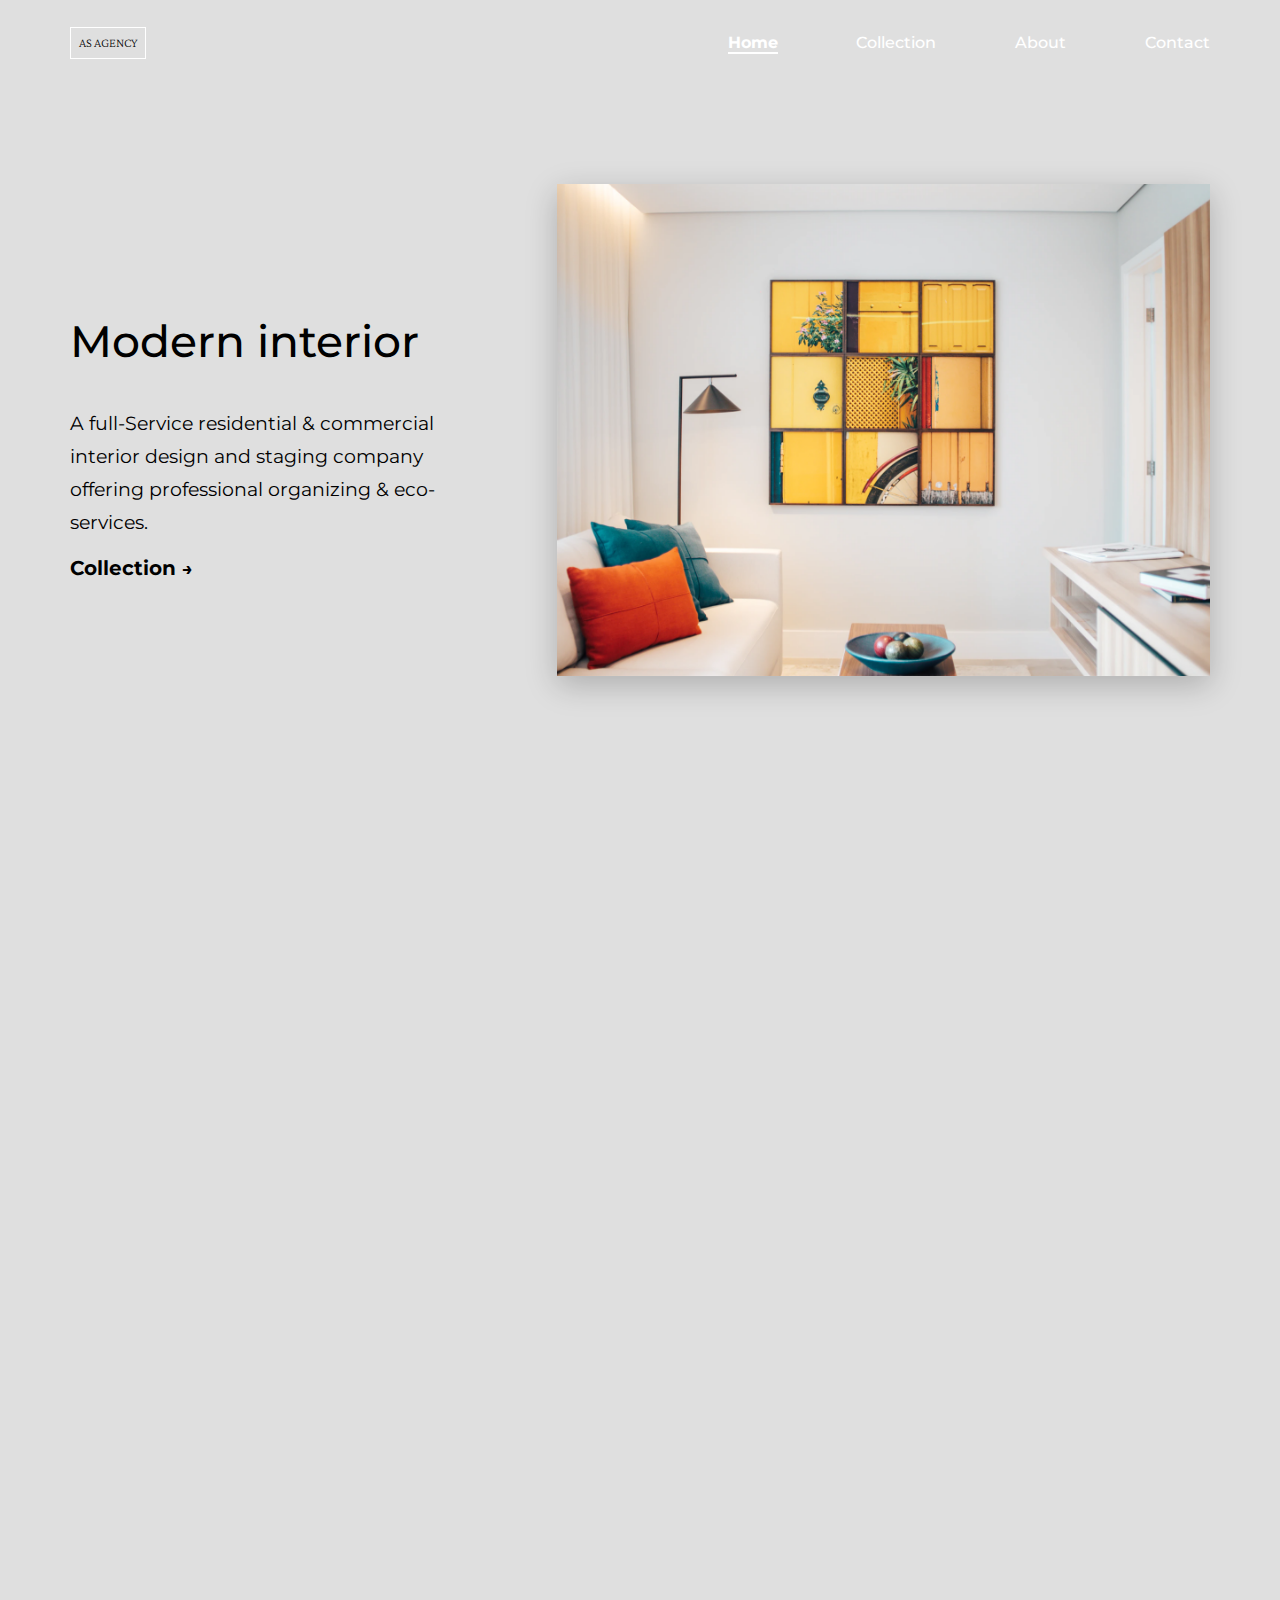
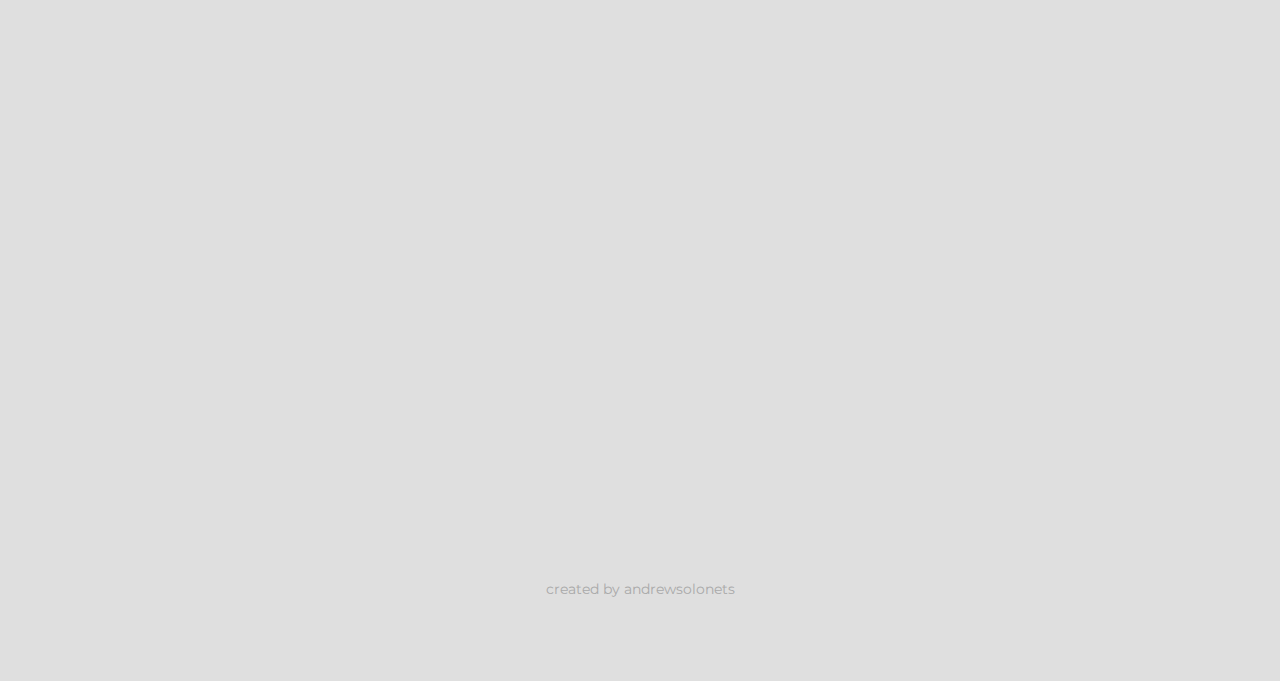
<file: index.html>
<!DOCTYPE html>
<html>
  <head>
    <title>Interior Consultant</title>
    <link
      href="https://cdn.jsdelivr.net/npm/bootstrap@5.0.2/dist/css/bootstrap.min.css"
      rel="stylesheet"
      integrity="sha384-EVSTQN3/azprG1Anm3QDgpJLIm9Nao0Yz1ztcQTwFspd3yD65VohhpuuCOmLASjC"
      crossorigin="anonymous"
    />
    <script
      src="https://cdn.jsdelivr.net/npm/bootstrap@5.0.2/dist/js/bootstrap.bundle.min.js"
      integrity="sha384-MrcW6ZMFYlzcLA8Nl+NtUVF0sA7MsXsP1UyJoMp4YLEuNSfAP+JcXn/tWtIaxVXM"
      crossorigin="anonymous"
    ></script>
    <link rel="stylesheet" href="styles/general.css" />
    <link rel="stylesheet" href="styles/header.css" />
    <link rel="stylesheet" href="styles/footer.css" />
    <link rel="preconnect" href="https://fonts.googleapis.com" />
    <link rel="preconnect" href="https://fonts.gstatic.com" crossorigin />
    <link
      href="https://fonts.googleapis.com/css2?family=Crimson+Pro:wght@200&family=Lora:wght@500;700&family=Montserrat:wght@400;500;700&display=swap"
      rel="stylesheet"
    />

    <meta name="viewport" content="width=device-width, initial-scale=1" />
  </head>

  <body>
    <header class="block_h">
      <div
        onclick="location.href='index.html';"
        id="smallbox"
        class="block_h_1"
      >
        AS AGENCY
      </div>
      <div class="block_menu">
        <a href="#" class="block_h_2">
          <div class="active_menu">Home</div>
        </a>
        <a href="collection.html" class="block_h_2"> Collection </a>
        <a href="#" class="block_h_2"> About </a>
        <a href="#" class="block_h_2"> Contact </a>
      </div>
    </header>

    <header class="mobile-h">
      <div onclick="location.href='index.html';" id="smallbox" class="m_h_1">
        AS AGENCY
      </div>
      <div class="block_menu_m">
        <a href="#" class="block_m_2">
          <div class="active_menu_m">Home</div>
        </a>
        <a href="collection.html" class="block_m_2"> Collection </a>
        <a href="about.html" class="block_m_2"> About </a>
        <a href="contact.html" class="block_m_2"> Contact </a>
      </div>
      <div class="hamburger">
        <span class="bar"></span>
        <span class="bar"></span>
        <span class="bar"></span>
      </div>
    </header>

    <main>
      <div class="all">
        <div class="content section" id="section--11">
          <div class="block_t">
            <h1 class="block_t_heading">Modern interior</h1>
            <p class="block_t_p">
              A full-Service residential & commercial interior design and
              staging company offering professional organizing & eco-services.
            </p>
            <a href="collection.html" class="block_t_b">
              Collection <span class="bold">&#8594;</span>
            </a>
          </div>
          <div class="block_image">
            <img class="main_img" src="img/photo1.png" />
          </div>
        </div>

        <div class="content section" id="section--12">
          <div class="block_t">
            <h1 class="block_t_heading">
              We design every project as a one-off
            </h1>
            <p class="block_t_p">
              The studio is distinguished by its high-end design, international
              expertise, and local capability and works across various
              typologies, including residential, commercial, and hospitality
              projects. The studio offers tailor-made solutions for every
              project that has a unique identity according to its context.
              Understanding the scope and the projects’ ambitions and listening
              to clients, users, and contractors help us create well-conceived
              design solutions.
            </p>
          </div>
          <div class="block_image">
            <!-- Carousel -->
            <div id="main" class="carousel slide" data-bs-ride="carousel">
              <!-- Indicators/dots -->
              <div class="carousel-indicators">
                <button
                  type="button"
                  data-bs-target="#main"
                  data-bs-slide-to="0"
                  class="active"
                ></button>
                <button
                  type="button"
                  data-bs-target="#main"
                  data-bs-slide-to="1"
                ></button>
                <button
                  type="button"
                  data-bs-target="#main"
                  data-bs-slide-to="2"
                ></button>
              </div>

              <!-- The slideshow/carousel -->
              <div class="carousel-inner" data-interval="40000">
                <div class="carousel-item active">
                  <img
                    src="img/main2.jpg"
                    alt="Tetris Hall"
                    class="d-block"
                    style="width: 100%"
                  />
                </div>
                <div class="carousel-item">
                  <img
                    src="img/main3.jpg"
                    alt="Pecherst"
                    class="d-block"
                    style="width: 100%"
                  />
                </div>
                <div class="carousel-item">
                  <img
                    src="img/main4.jpg"
                    alt="Solomyanka"
                    class="d-block"
                    style="width: 100%"
                  />
                </div>
              </div>

              <!-- Left and right controls/icons -->
              <button
                class="carousel-control-prev"
                type="button"
                data-bs-target="#main"
                data-bs-slide="prev"
              >
                <span class="carousel-control-prev-icon"></span>
              </button>
              <button
                class="carousel-control-next"
                type="button"
                data-bs-target="#main"
                data-bs-slide="next"
              >
                <span class="carousel-control-next-icon"></span>
              </button>
            </div>
          </div>
        </div>
      </div>
    </main>
    <footer>
      <p class="foot">created by andrewsolonets</p>
    </footer>

    <script src="script.js"></script>
  </body>
</html>
</file>
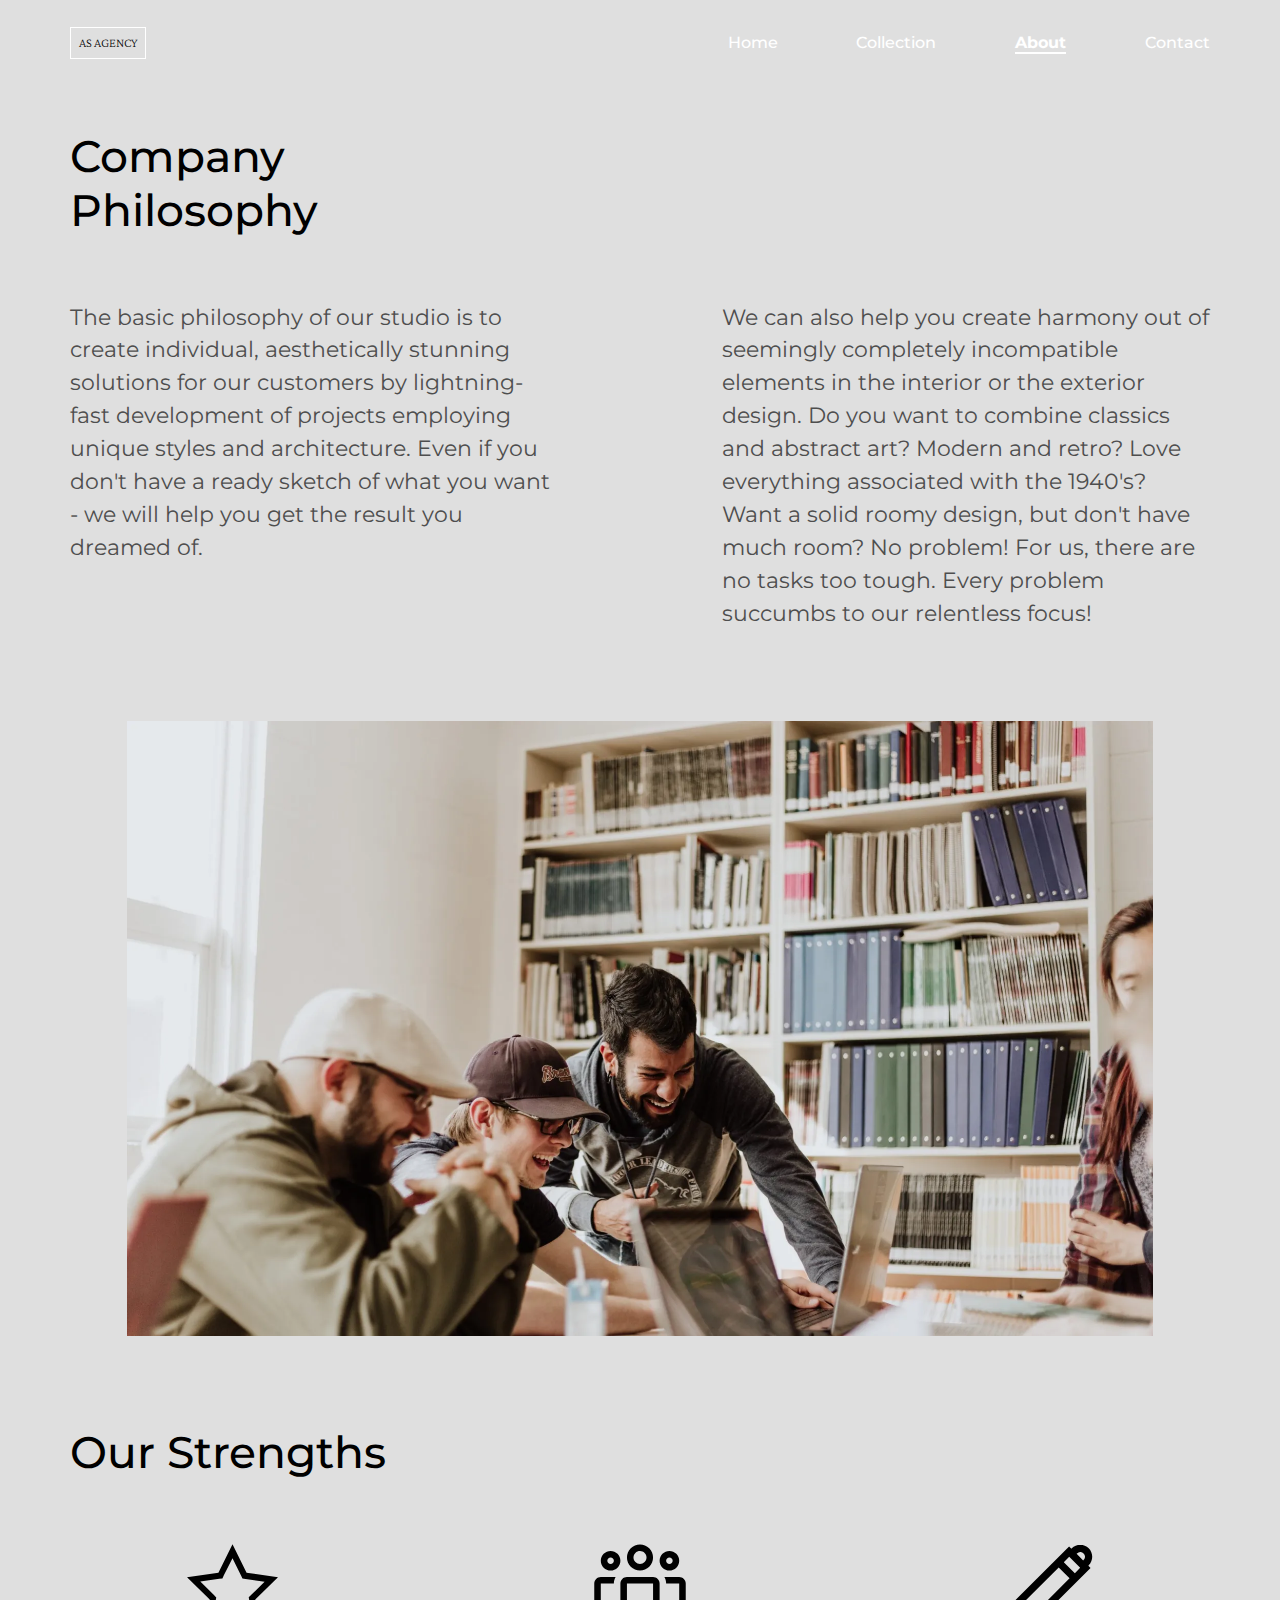
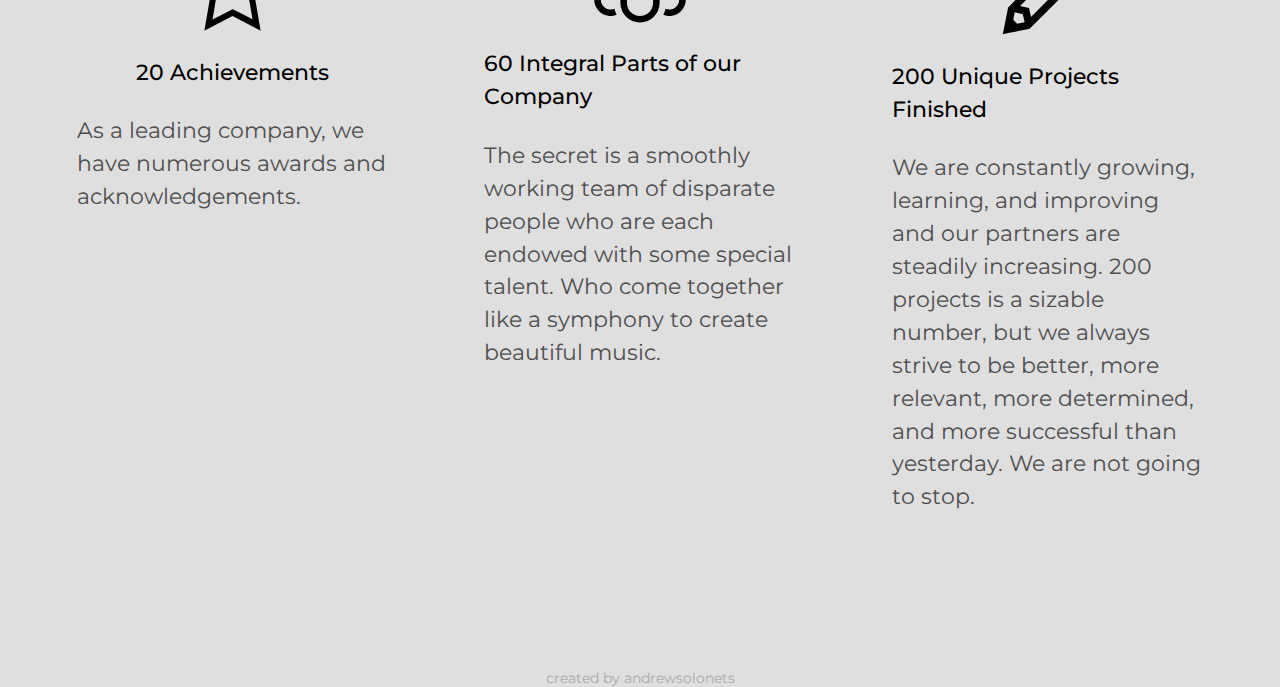
<file: about.html>
<!DOCTYPE html>
<html>

<head>
  <title>
    About Us
  </title>
  <link href="https://cdn.jsdelivr.net/npm/bootstrap@5.0.2/dist/css/bootstrap.min.css" rel="stylesheet"
    integrity="sha384-EVSTQN3/azprG1Anm3QDgpJLIm9Nao0Yz1ztcQTwFspd3yD65VohhpuuCOmLASjC" crossorigin="anonymous">
  <script src="https://cdn.jsdelivr.net/npm/bootstrap@5.0.2/dist/js/bootstrap.bundle.min.js"
    integrity="sha384-MrcW6ZMFYlzcLA8Nl+NtUVF0sA7MsXsP1UyJoMp4YLEuNSfAP+JcXn/tWtIaxVXM"
    crossorigin="anonymous"></script>
  <link rel="stylesheet" href="styles/general.css">
  <link rel="stylesheet" href="styles/header.css">
  <link rel="stylesheet" href="styles/footer.css">
  <link rel="stylesheet" href="styles/about.css">
  <link rel="preconnect" href="https://fonts.googleapis.com">
  <link rel="preconnect" href="https://fonts.gstatic.com" crossorigin>
  <link
    href="https://fonts.googleapis.com/css2?family=Crimson+Pro:wght@200&family=Lora:wght@500;700&family=Montserrat:wght@400;500;700&display=swap"
    rel="stylesheet">

  <meta name="viewport" content="width=device-width, initial-scale=1">
</head>

<body>
  <header class="block_h">
    <div onclick="location.href='index.html';" id="smallbox" class="block_h_1">
      AS AGENCY
    </div>
    <div class="block_menu">
      <a href="index.html" class="block_h_2">
        Home
      </a>
      <a href="collection.html" class="block_h_2">
        Collection
      </a>
      <a href="about.html" class="block_h_2">
        <div class="active_menu">
          About
        </div>
      </a>
      <a href="contact.html" class="block_h_2">
        Contact
      </a>
    </div>
  </header>

  <header class="mobile-h">
    <div onclick="location.href='index.html';" id="smallbox" class="m_h_1">
      AS AGENCY
    </div>
    <div class="block_menu_m">
      <a href="index.html" class="block_m_2">
        Home
      </a>
      <a href="collection.html" class="block_m_2">
        Collection
      </a>
      <a href="about.html" class="block_m_2">
        <div class="active_menu_m">
          About
        </div>
      </a>
      <a href="contact.html" class="block_m_2">
        Contact
      </a>
    </div>
    <div class="hamburger">
      <span class="bar"></span>
      <span class="bar"></span>
      <span class="bar"></span>
    </div>
  </header>
  <main>
    <div class="heading1">Company <br>Philosophy</div>
    <div class="textab">
      <div class="textc1">
        The basic philosophy of our studio is to create individual, aesthetically stunning solutions for our customers
        by lightning-fast development of projects employing unique styles and architecture. Even if you don't have a
        ready sketch of what you want - we will help you get the result you dreamed of.
      </div>
      <div class="textc1">
        We can also help you create harmony out of seemingly completely incompatible elements in the interior or the
        exterior design. Do you want to combine classics and abstract art? Modern and retro? Love everything associated
        with the 1940's? Want a solid roomy design, but don't have much room? No problem! For us, there are no tasks too
        tough. Every problem succumbs to our relentless focus!
      </div>
    </div>
    <div class="bigmg">
      <img class="imagebig" src="img/about.webp">
    </div>
    <div class="heading1">
      Our Strengths
    </div>
    <div class="awards">
      <div class="award_column">
        <img class="awicon" src="img/star.svg">
        <div class="titleaw">
          20 Achievements
        </div>
        <div class="descraw">
          As a leading company, we have numerous awards and acknowledgements.
        </div>

      </div>
      <div class="award_column">
        <img class="awicon" src="img/team.svg">
        <div class="titleaw">
          60 Integral Parts of our Company
        </div>
        <div class="descraw">
          The secret is a smoothly working team of disparate people who are each endowed with some special talent. Who come together like a symphony to create beautiful music.
        </div>

      </div>
      <div class="award_column">
        <img class="awicon" src="img/pencil.svg">
        <div class="titleaw">
          200 Unique Projects Finished
        </div>
        <div class="descraw">
          We are constantly growing, learning, and improving and our partners are steadily increasing. 200 projects is a sizable number, but we always strive to be better, more relevant, more determined, and more successful than yesterday. We are not going to stop.
        </div>

      </div>
    </div>
  </main>





  <footer>
    <p class="foot">created by andrewsolonets</p>
  </footer>

  <script src="script.js"></script>
</body>

</html>
</file>
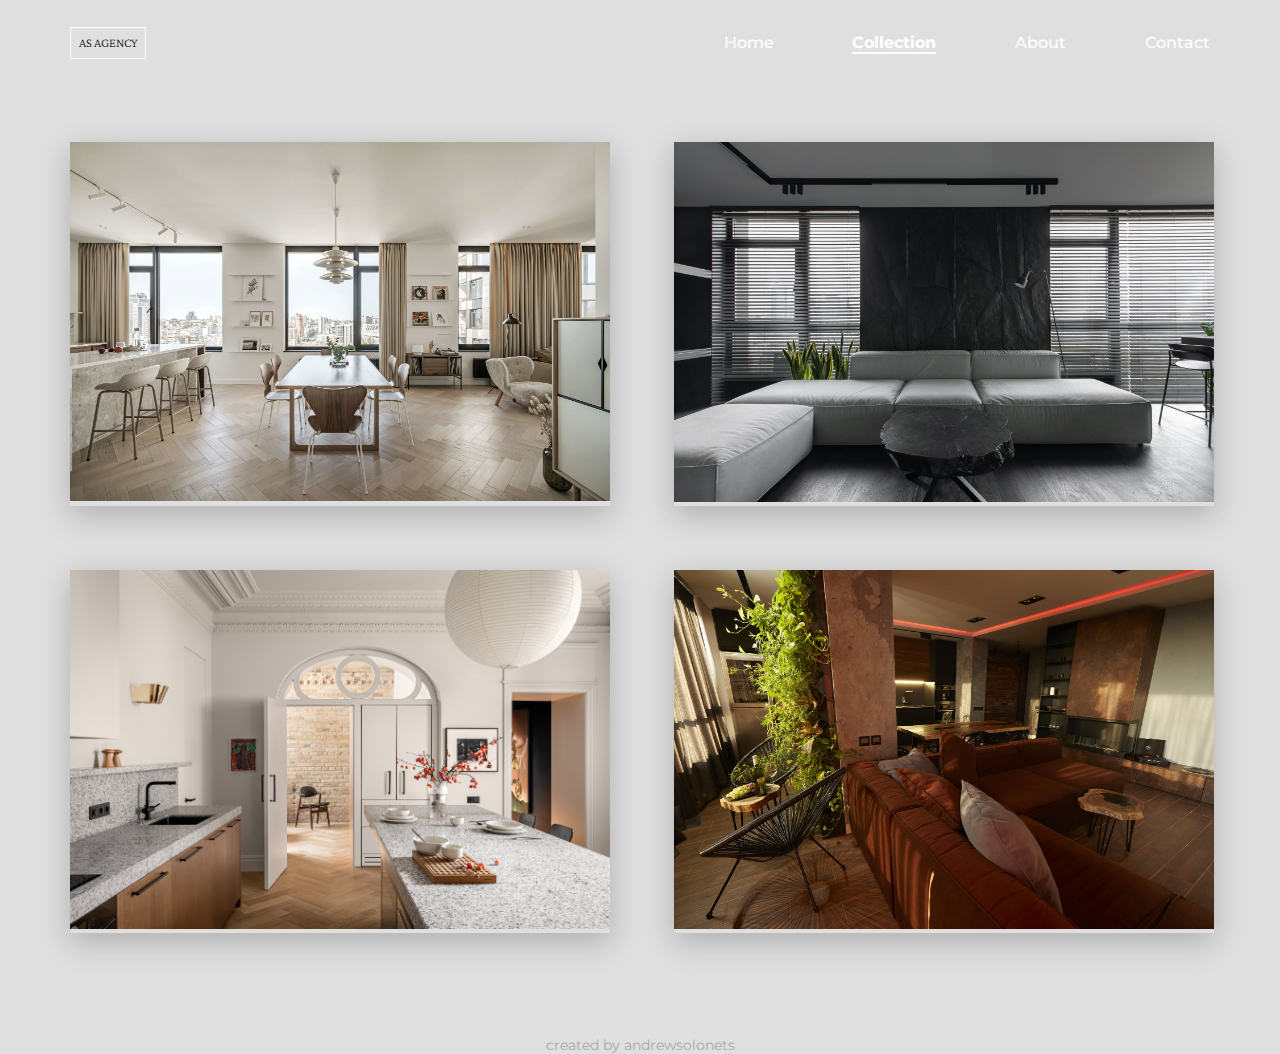
<file: collection.html>
<!DOCTYPE html>
<html>

<head>
  <title>
    Collection
  </title>
  <link href="https://cdn.jsdelivr.net/npm/bootstrap@5.0.2/dist/css/bootstrap.min.css" rel="stylesheet"
    integrity="sha384-EVSTQN3/azprG1Anm3QDgpJLIm9Nao0Yz1ztcQTwFspd3yD65VohhpuuCOmLASjC" crossorigin="anonymous">
  <script src="https://cdn.jsdelivr.net/npm/bootstrap@5.0.2/dist/js/bootstrap.bundle.min.js"
    integrity="sha384-MrcW6ZMFYlzcLA8Nl+NtUVF0sA7MsXsP1UyJoMp4YLEuNSfAP+JcXn/tWtIaxVXM"
    crossorigin="anonymous"></script>
  <link rel="stylesheet" href="styles/general.css">
  <link rel="stylesheet" href="styles/header.css">
  <link rel="stylesheet" href="styles/footer.css">
  <link rel="preconnect" href="https://fonts.googleapis.com">
  <link rel="preconnect" href="https://fonts.gstatic.com" crossorigin>
  <link
    href="https://fonts.googleapis.com/css2?family=Crimson+Pro:wght@200&family=Lora:wght@500;700&family=Montserrat:wght@400;500;700&display=swap"
    rel="stylesheet">
  <meta name="viewport" content="width=device-width, initial-scale=1">
</head>

<body>
  <header class="block_h">
    <div onclick="location.href='index.html';" id="smallbox" class="block_h_1">
      AS AGENCY
    </div>
    <div class="block_menu">
      <a href="index.html" class="block_h_2">
        Home
      </a>
      <a href="collection.html" class="block_h_2">
        <div class="active_menu">
          Collection
        </div>
      </a>
      <a href="about.html" class="block_h_2">
        About
      </a>
      <a href="contact.html" class="block_h_2">
        Contact
      </a>
    </div>
  </header>

  <header class="mobile-h">
    <div onclick="location.href='index.html';" id="smallbox" class="m_h_1">
      AS AGENCY
    </div>
    <div class="block_menu_m">
      <a href="index.html" class="block_m_2">
        Home
      </a>
      <a href="collection.html" class="block_m_2">
        <div class="active_menu_m">
          Collection
        </div>
      </a>
      <a href="about.html" class="block_m_2">
        About
      </a>
      <a href="contact.html" class="block_m_2">
        Contact
      </a>
    </div>
    <div class="hamburger">
      <span class="bar"></span>
      <span class="bar"></span>
      <span class="bar"></span>
    </div>
  </header>

  <main>
    <div class="grid">
      <div onclick="location.href='tetrishall.html';" id="smallbox" class="itemgrid">
        <div class="imagegrid">
          <img class="imggrid" src="img/main2.jpg">
          <div class="overlay">
            <div class="overtext">
              Tetris Hall
            </div>
          </div>
        </div>
      </div>
      <div onclick="location.href='pecherska.html';" id="smallbox" class="itemgrid">
        <div class="imagegrid">
          <img class="imggrid" src="img/main3.jpg">
          <div class="overlay">
            <div class="overtext">
              Pecherska
            </div>
          </div>
        </div>
      </div>
      <div onclick="location.href='zolotivorota.html';" id="smallbox" class="itemgrid">
        <div class="imagegrid">
          <img class="imggrid" src="img/main5.png">
          <div class="overlay">
            <div class="overtext">
              Zoloti Vorota
            </div>
          </div>
        </div>
      </div>
      <div onclick="location.href='solomyanka.html';" id="smallbox" class="itemgrid">
        <div class="imagegrid">
          <img class="imggrid" src="img/main4.jpg">
          <div class="overlay">
            <div class="overtext">
              Solomyanka
            </div>
          </div>
        </div>
      </div>
    </div>
  </main>



  <footer>
    <p class="foot">created by andrewsolonets</p>
  </footer>

  <script src="script.js"></script>
</body>

</html>
</file>
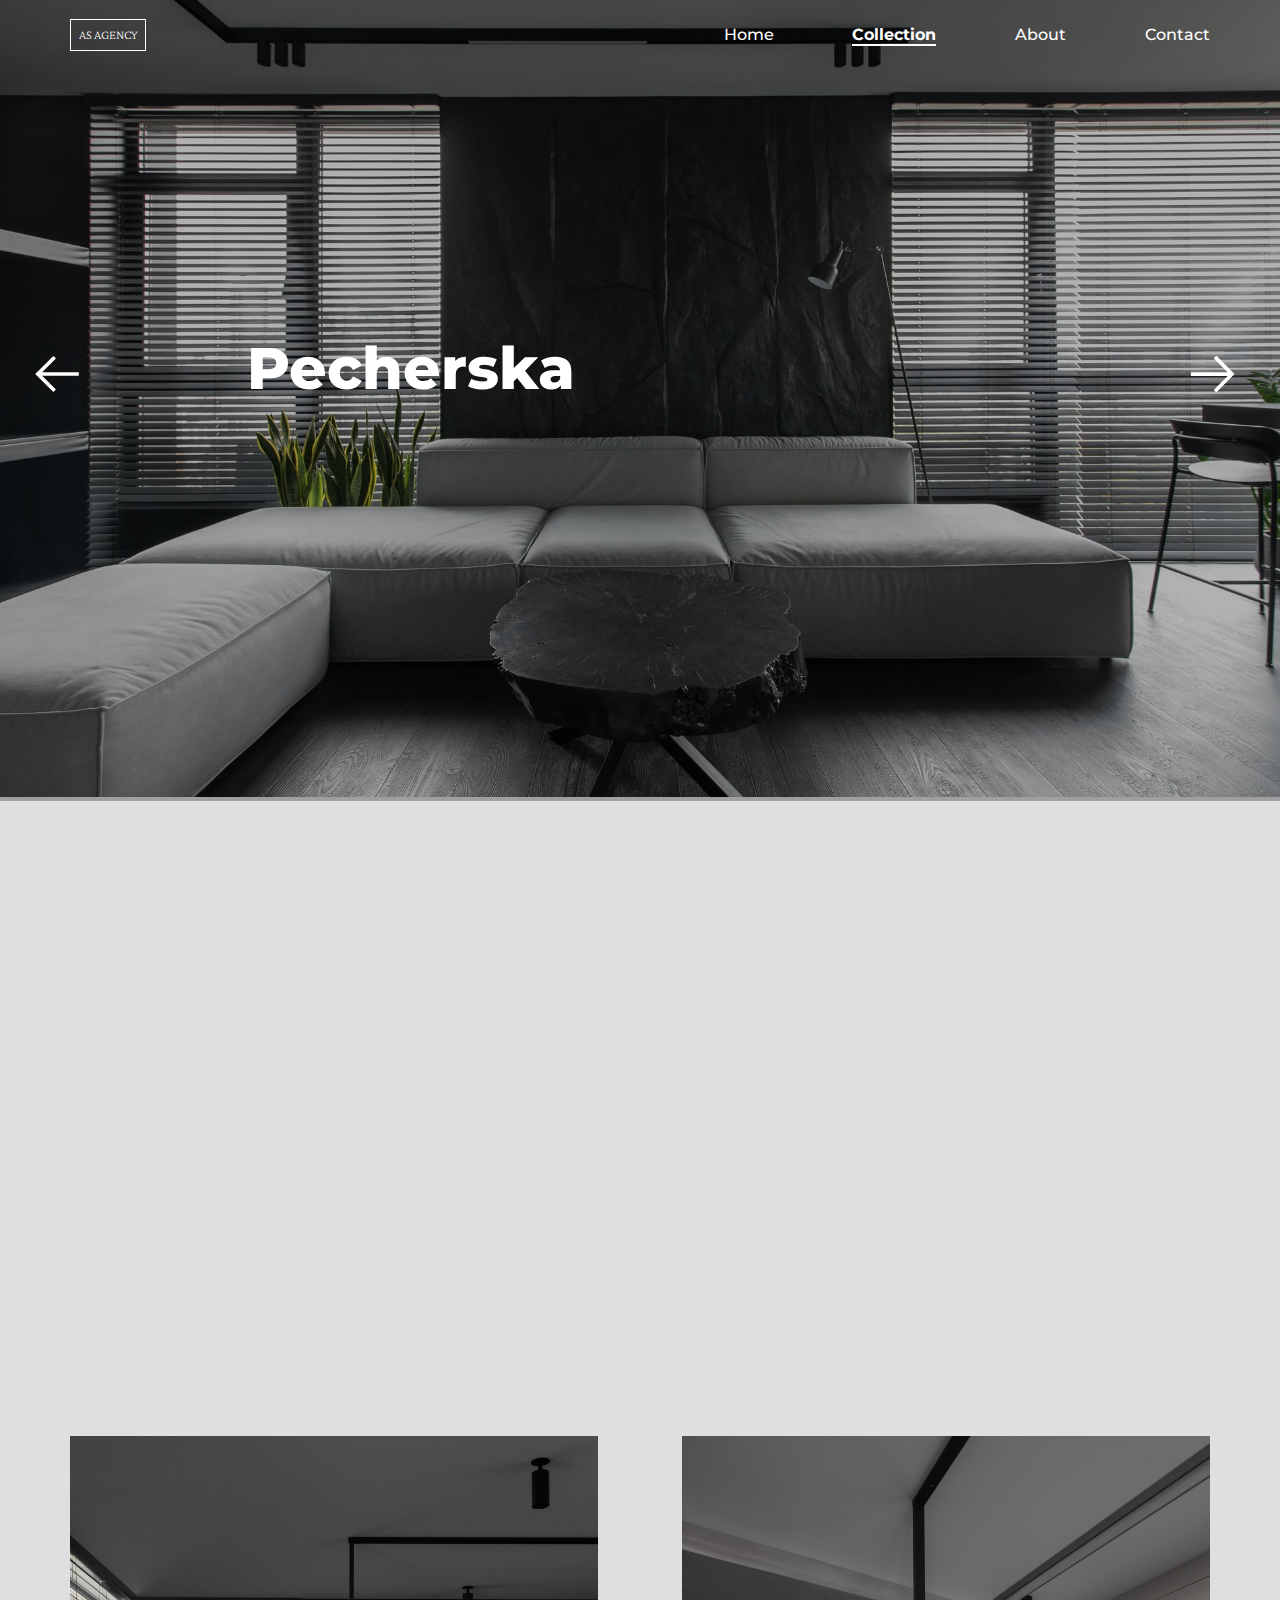
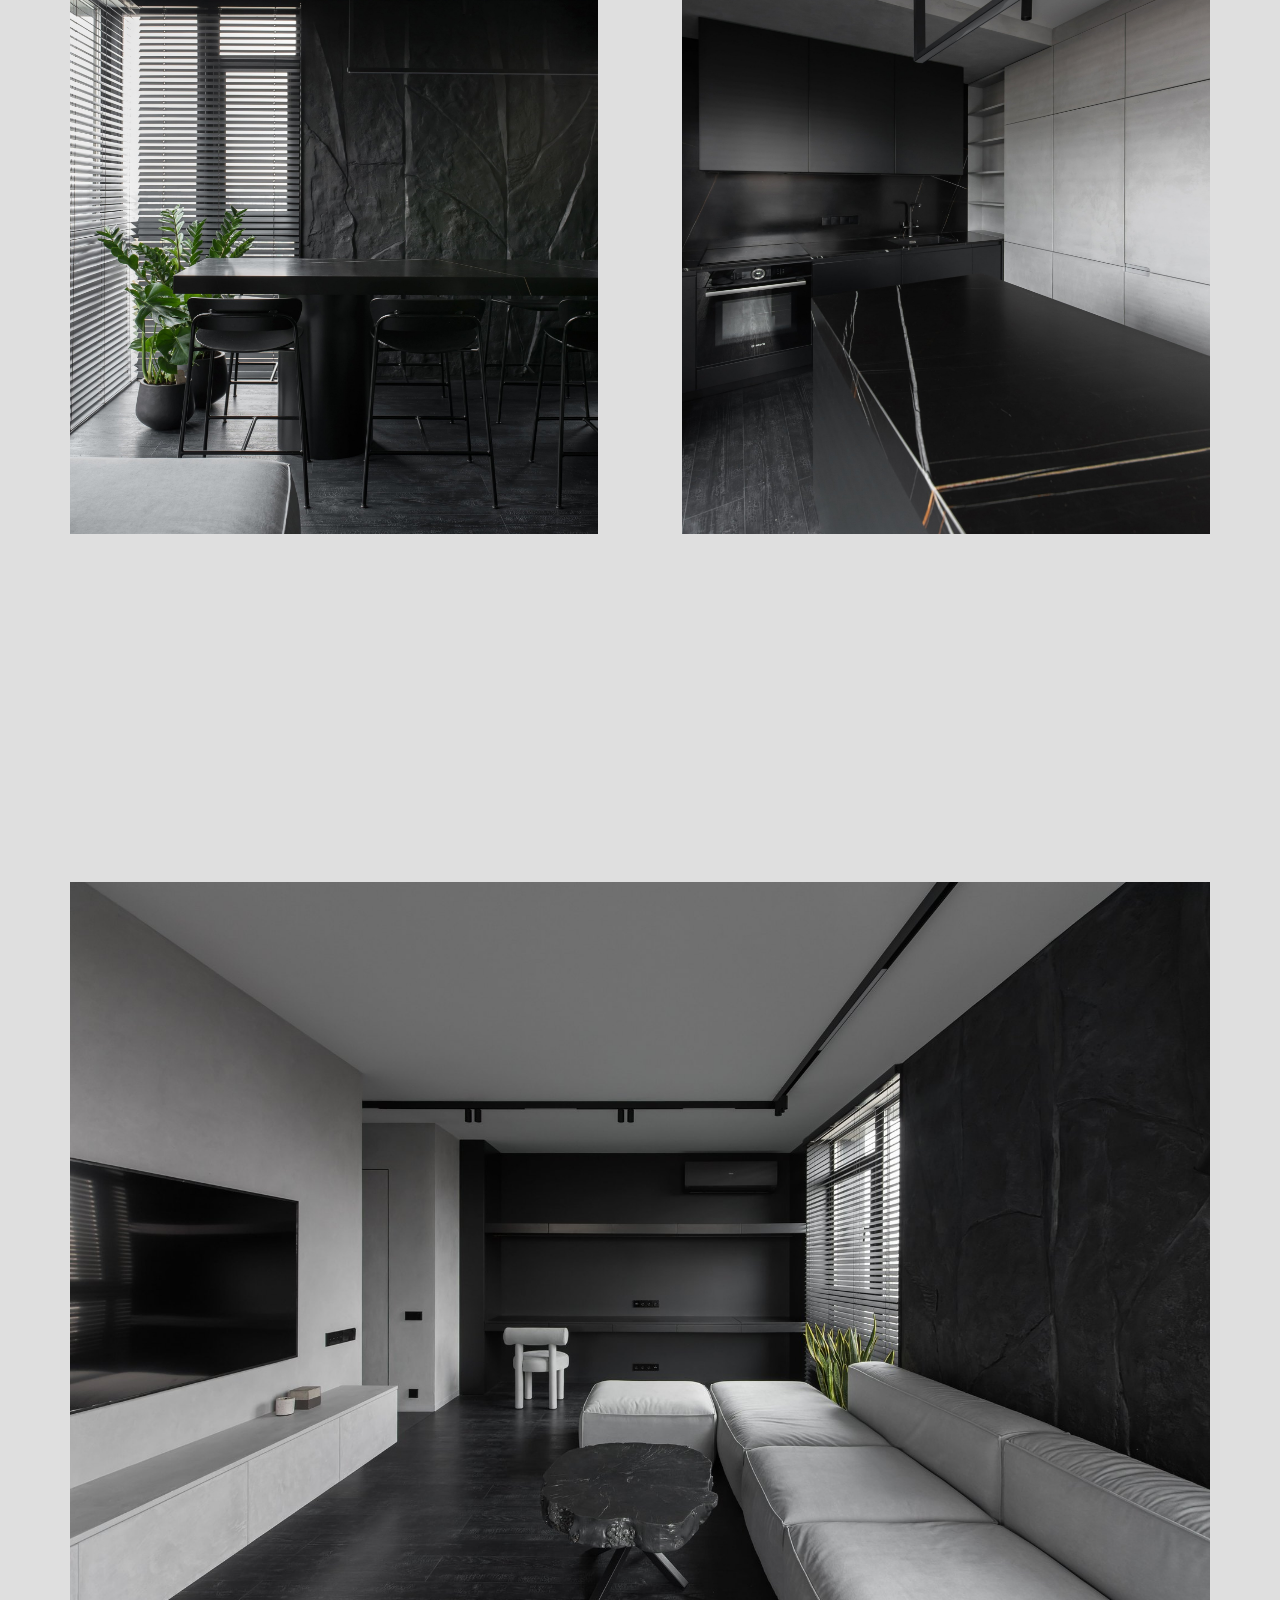
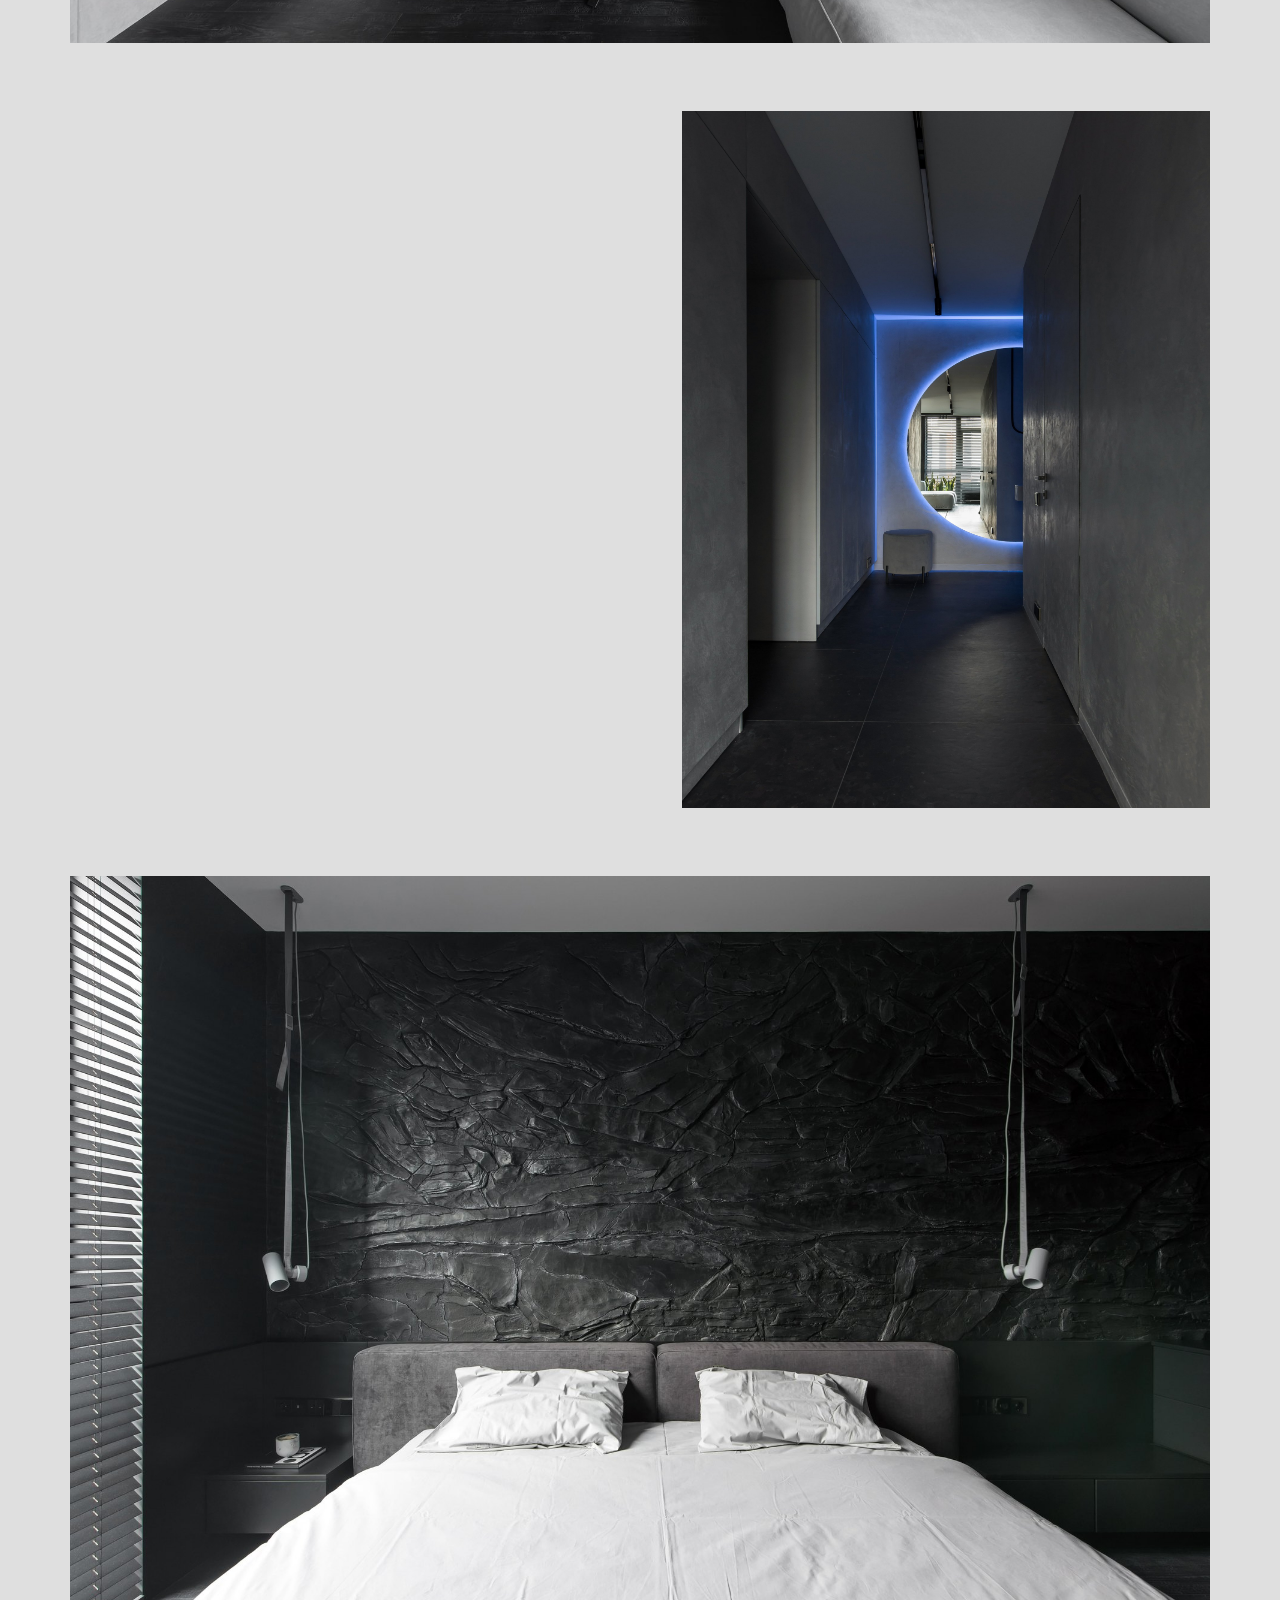
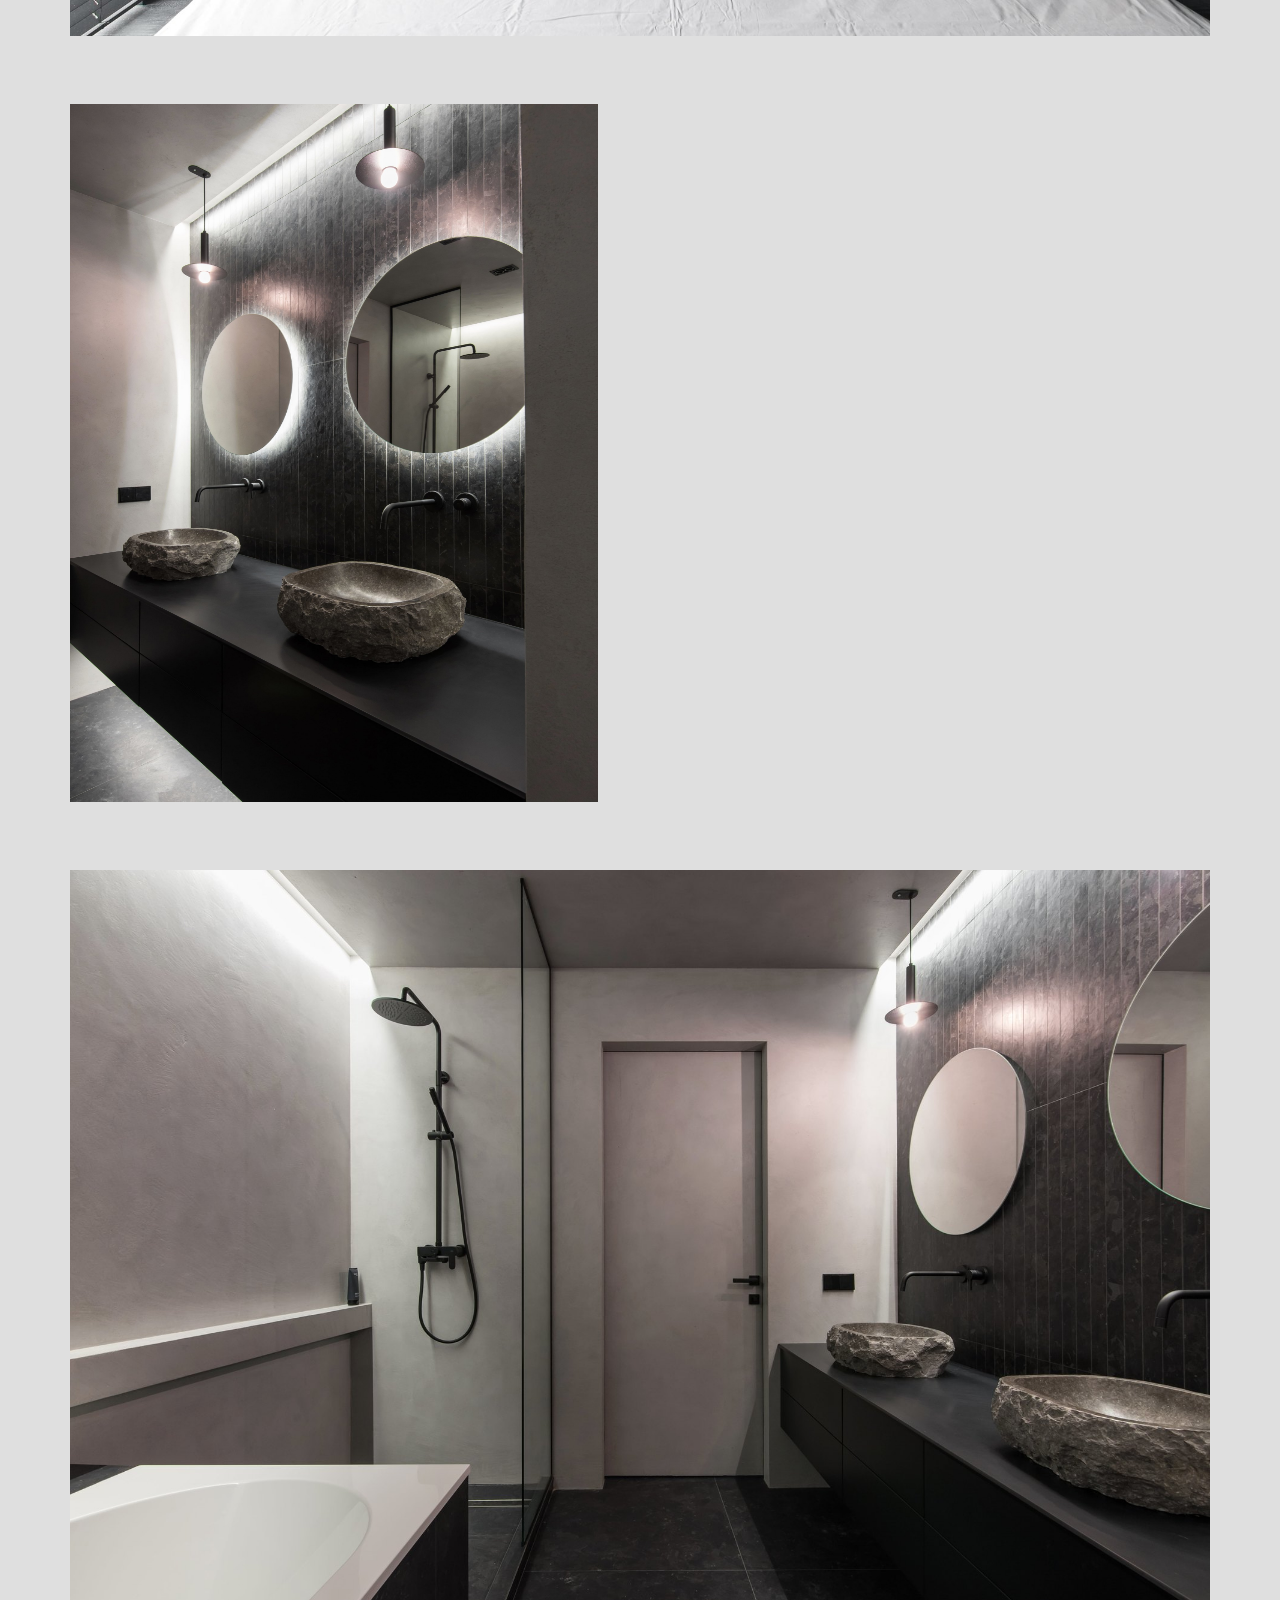
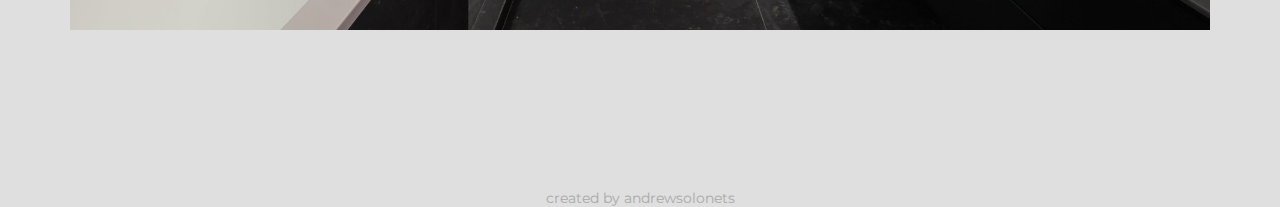
<file: pecherska.html>
<!DOCTYPE html>
<html>
  <head>
    <title>Pechersk</title>
    <link
      href="https://cdn.jsdelivr.net/npm/bootstrap@5.0.2/dist/css/bootstrap.min.css"
      rel="stylesheet"
      integrity="sha384-EVSTQN3/azprG1Anm3QDgpJLIm9Nao0Yz1ztcQTwFspd3yD65VohhpuuCOmLASjC"
      crossorigin="anonymous"
    />
    <script
      src="https://cdn.jsdelivr.net/npm/bootstrap@5.0.2/dist/js/bootstrap.bundle.min.js"
      integrity="sha384-MrcW6ZMFYlzcLA8Nl+NtUVF0sA7MsXsP1UyJoMp4YLEuNSfAP+JcXn/tWtIaxVXM"
      crossorigin="anonymous"
    ></script>
    <link rel="stylesheet" href="styles/general.css" />
    <link rel="stylesheet" href="styles/article.css" />
    <link rel="stylesheet" href="styles/header1.css" />
    <link rel="stylesheet" href="styles/footer.css" />
    <link rel="preconnect" href="https://fonts.googleapis.com" />
    <link rel="preconnect" href="https://fonts.gstatic.com" crossorigin />
    <link
      href="https://fonts.googleapis.com/css2?family=Crimson+Pro:wght@200&family=Lora:wght@500;700&family=Montserrat:wght@400;500;600;700;800&display=swap"
      rel="stylesheet"
    />
    <meta name="viewport" content="width=device-width, initial-scale=1" />
  </head>
  <body>
    <header class="block_h">
      <div
        onclick="location.href='index.html';"
        id="smallbox"
        class="block_h_1"
      >
        AS AGENCY
      </div>
      <div class="block_menu">
        <a href="index.html" class="block_h_2"> Home </a>
        <a href="collection.html" class="block_h_2">
          <div class="active_menu">Collection</div>
        </a>
        <a href="about.html" class="block_h_2"> About </a>
        <a href="contact.html" class="block_h_2"> Contact </a>
      </div>
    </header>

    <header class="mobile-h">
      <div onclick="location.href='index.html';" id="smallbox" class="m_h_1">
        AS AGENCY
      </div>
      <div class="block_menu_m">
        <a href="index.html" class="block_m_2"> Home </a>
        <a href="collection.html" class="block_m_2">
          <div class="active_menu_m">Collection</div>
        </a>
        <a href="about.html" class="block_m_2"> About </a>
        <a href="contact.html" class="block_m_2"> Contact </a>
      </div>
      <div class="hamburger">
        <span class="bar"></span>
        <span class="bar"></span>
        <span class="bar"></span>
      </div>
    </header>
    <main>
      <div class="mainartimg">
        <img class="art1" src="img/pechersk.jpg" />
        <div class="overlay1"></div>
        <div class="titlea">Pecherska</div>
        <a href="collection.html">
          <img class="arrow1" src="img/arrow1.svg" />
        </a>
        <a href="zolotivorota.html">
          <img class="arrow2" src="img/arrow1.svg" />
        </a>
      </div>
      <div class="allcontent">
        <section class="section" id="section-41">
          <div style="margin-bottom: 10vw" class="flex1">
            <div class="firstp">
              <div class="heading">Brief</div>
              <div class="textc">
                The apartment is located on Pechersk, near the metro station
                "Lybids'ka". The owners of the apartment are a young couple. The
                main wishes of the owners were creation of a brutal texture in
                the interior, a lot of storage space and a mirror in full
                growth.
              </div>
            </div>
            <div class="iconsd">
              <div class="iconrow">
                <div class="iconholder">
                  <img class="icon" src="img/location.svg" />
                </div>
                <div class="texticon">
                  <div class="titleicon">Location:</div>
                  <div class="descricon">Kyiv, Ukraine</div>
                </div>
              </div>
              <div class="iconrow">
                <div class="iconholder">
                  <img class="icon2" src="img/square.svg" />
                </div>
                <div class="texticon">
                  <div class="titleicon">Square meters:</div>
                  <div class="descricon">80m²</div>
                </div>
              </div>
              <div class="iconrow">
                <div class="iconholder">
                  <img class="icon" src="img/height.svg" />
                </div>
                <div class="texticon">
                  <div class="titleicon">Height:</div>
                  <div class="descricon">2,6m</div>
                </div>
              </div>
            </div>
          </div>
        </section>

        <div class="image_row">
          <div>
            <img class="img_1_cont" src="img/pecherskvert1.jpg" />
          </div>
          <div>
            <img class="img_1_cont" src="img/pecherskvert2.jpg" />
          </div>
        </div>

        <section class="section" id="section-42">
          <div class="secondp">
            <div class="heading">Details</div>
            <div class="textc2">
              In the apartment carried out a large-scale replanning, completely
              changed the planning from the developer to the client: Removed all
              the walls, except the bedrooms and the walls between the bedroom
              and the kitchen.
            </div>
          </div>
        </section>
        <div>
          <img class="imagebig" src="img/pechersk1.jpg" />
        </div>

        <div class="roww3">
          <section class="section" id="section-43">
            <div>
              <div class="heading">Accent</div>
              <div class="textc3">
                The space was given "deep dark mood" thanks to black and gray
                colors. The main elements of these colors are the brutal texture
                of coal stone and concrete. The large mirror is illuminated by
                RGB LED, so customers can choose different colors to suit their
                mood. It also serves as an accent and selfie-zone.
              </div>
            </div>
          </section>
          <div>
            <img class="img_1_cont" src="img/pecherskaccen.jpg" />
          </div>
        </div>

        <div>
          <img class="imagebig" src="img/pechersk4.jpg" />
        </div>

        <div class="roww4">
          <div>
            <img class="img_1_cont" src="img/pechersk5.jpg" />
          </div>
          <section class="section" id="section-45">
            <div>
              <div class="heading">Furniture</div>
              <div class="textc3">
                Almost all furniture from Ukrainian factories, except chairs and
                island from the Danish factory & tradition. There were no
                serious difficulties in the project, except for several moments,
                without which in the process of implementation. First, the table
                was waiting for more than four months. Secondly, over the
                kitchen island is a long lamp 3,2 meters, which had to lift on
                the 23 th floor of stairs, because in the cargo elevator it did
                not contain.
              </div>
            </div>
          </section>
        </div>
        <div>
          <img class="imagebig" src="img/pchlast.jpg" />
        </div>
      </div>
    </main>

    <footer>
      <p class="foot">created by andrewsolonets</p>
    </footer>

    <script src="script.js"></script>
  </body>
</html>
</file>
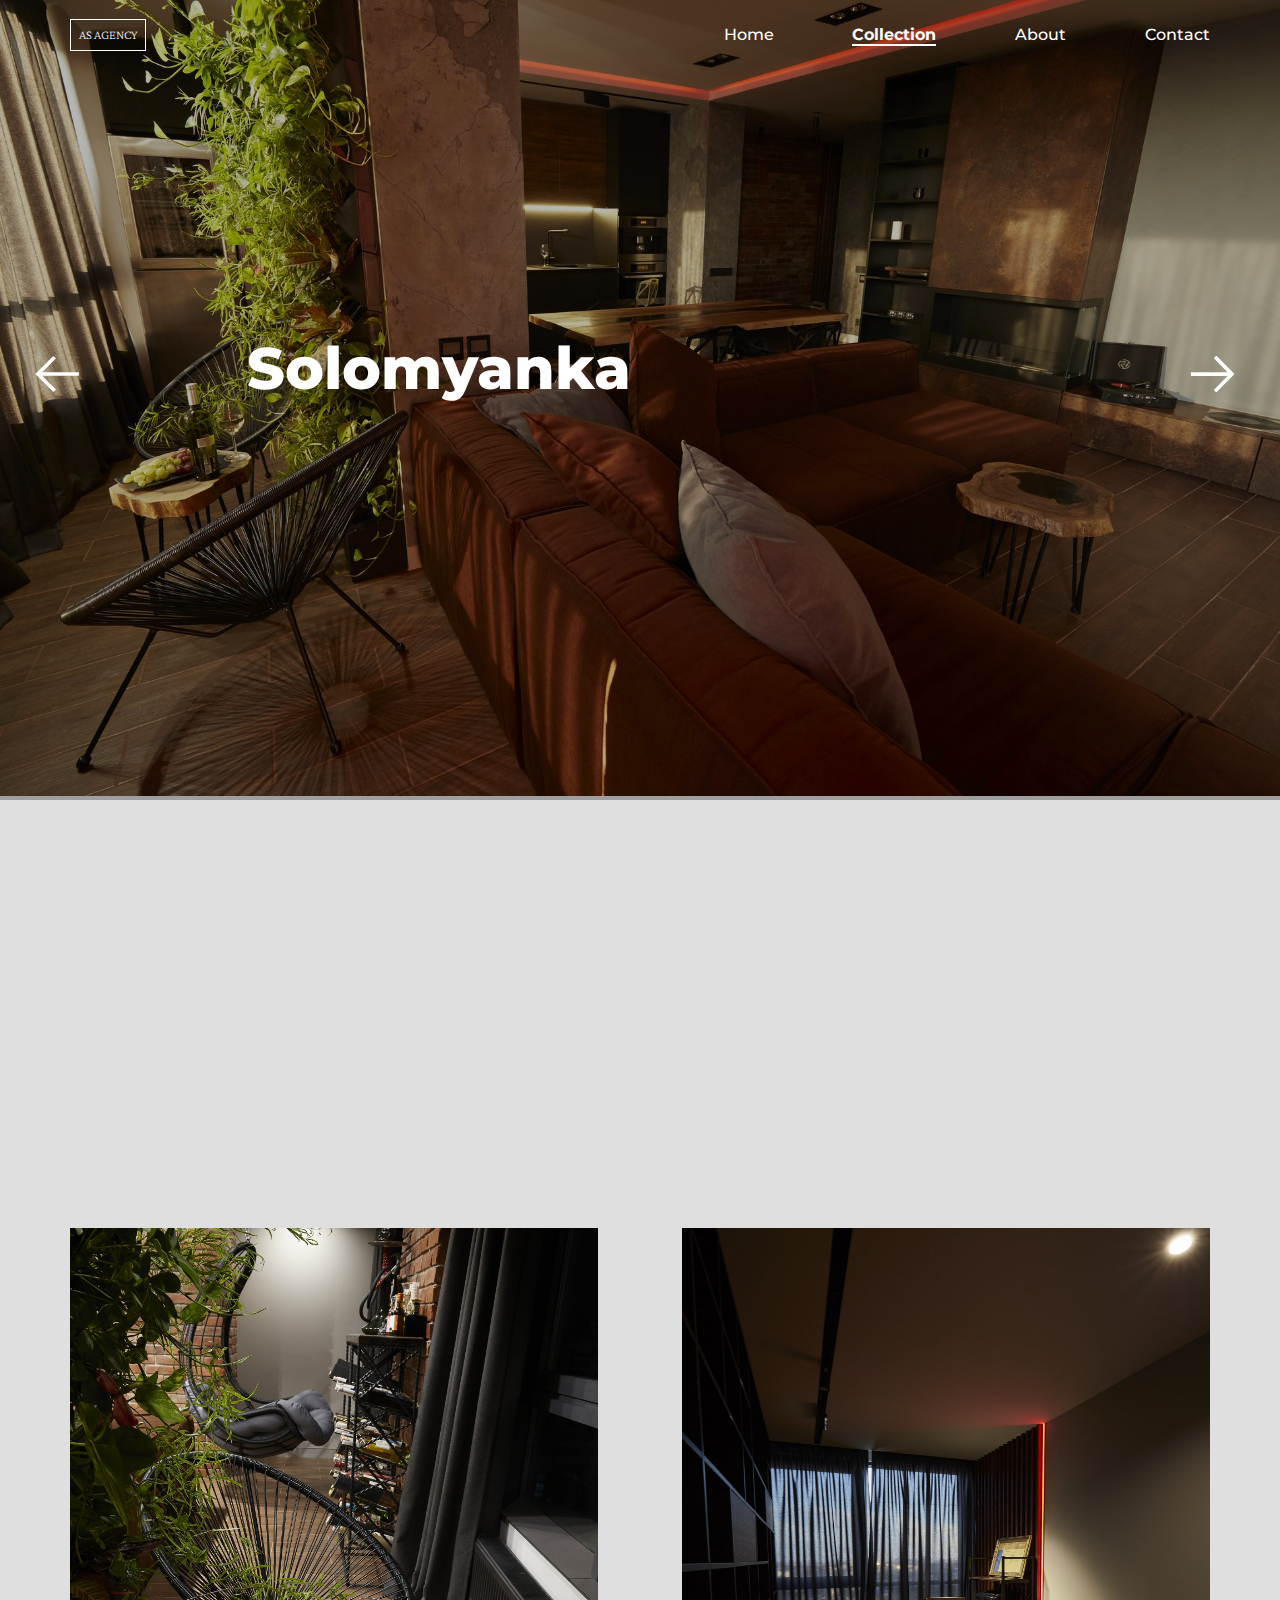
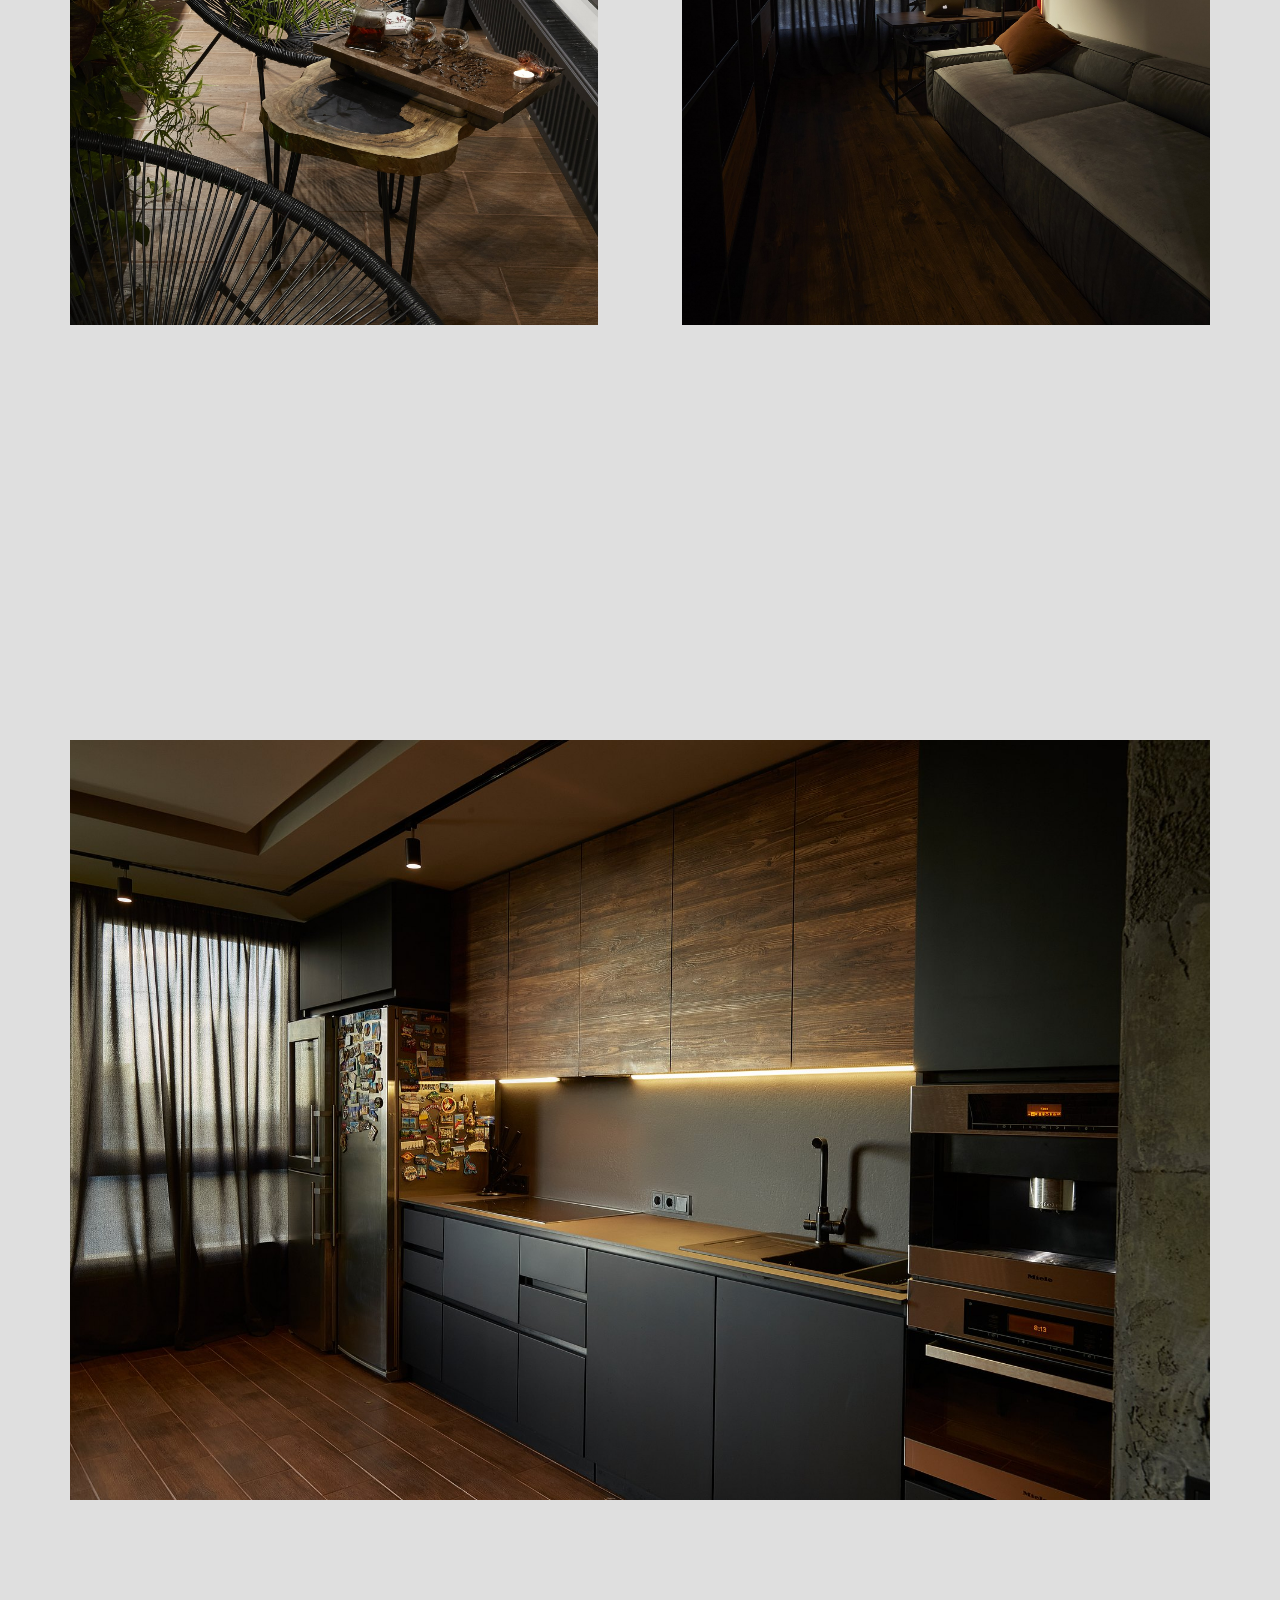
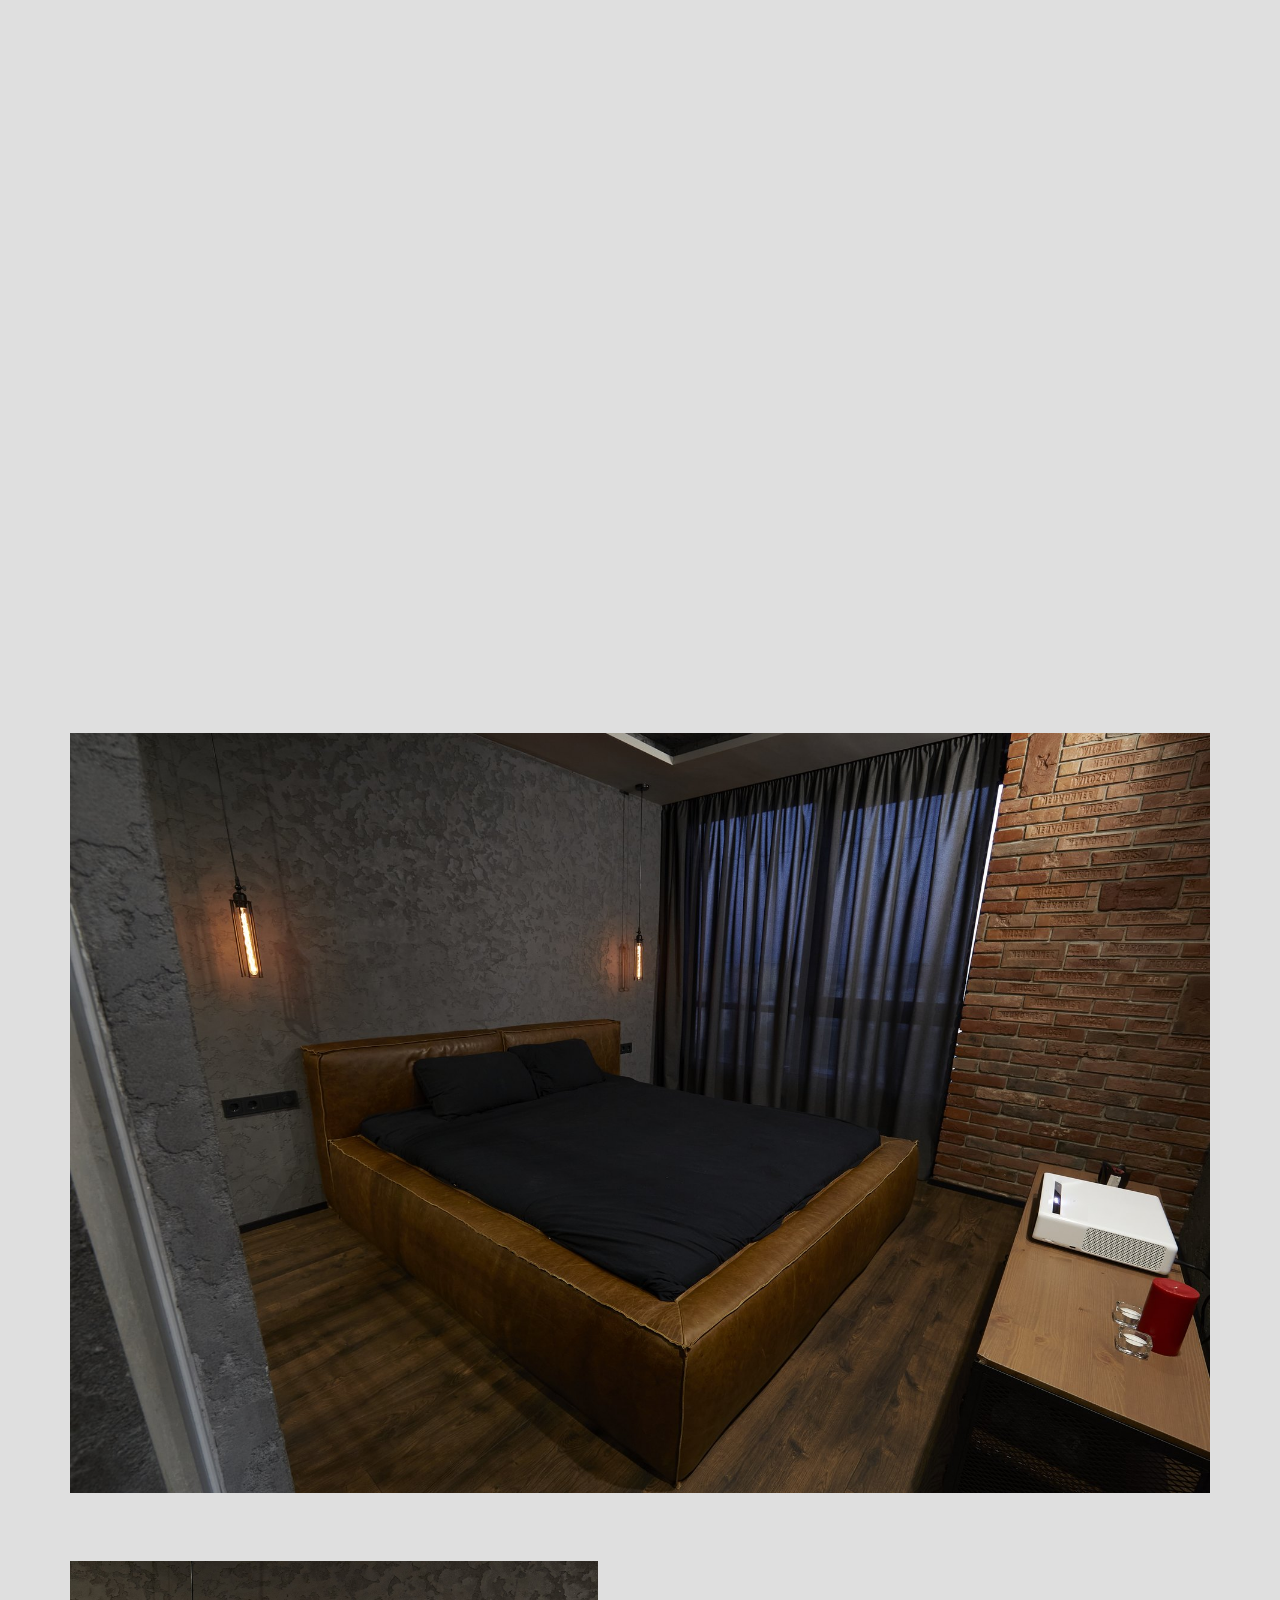
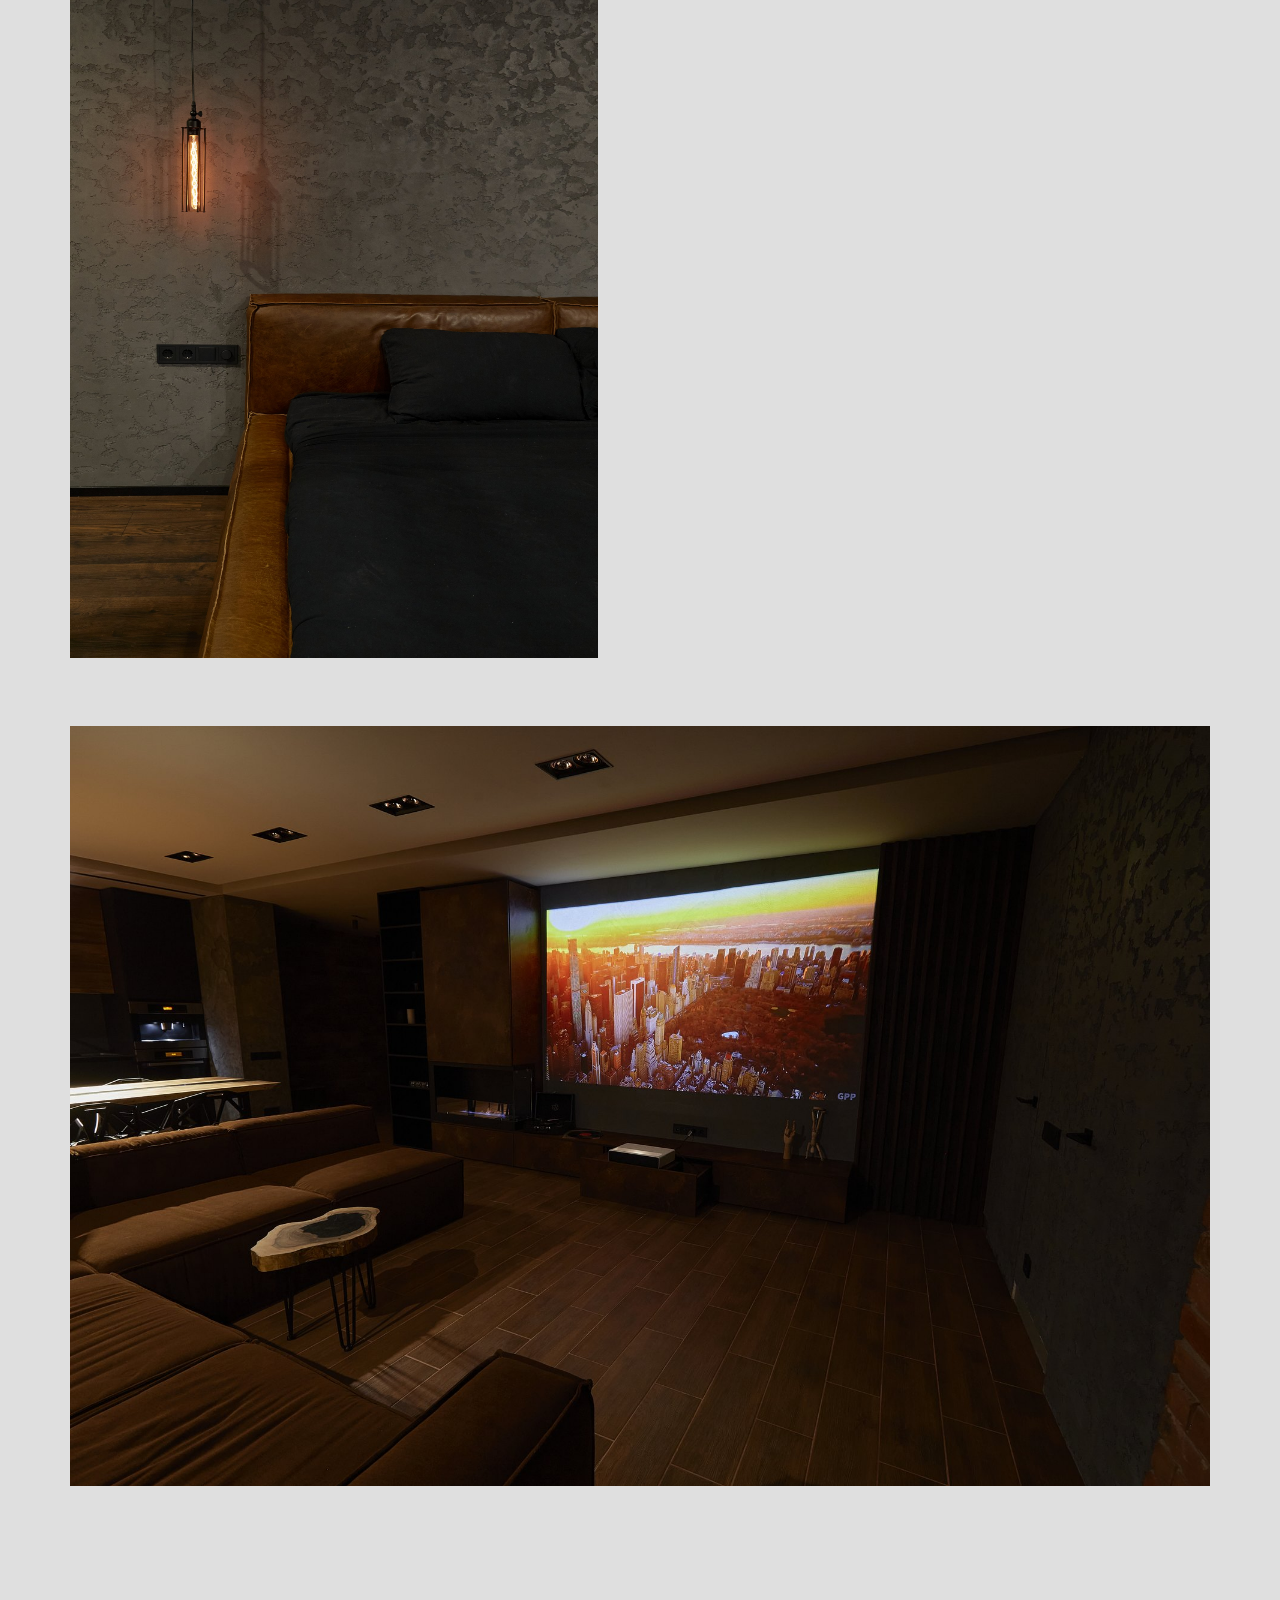
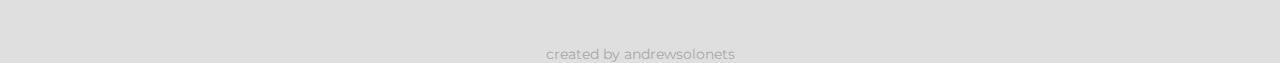
<file: solomyanka.html>
<!DOCTYPE html>
<html>
  <head>
    <title>Solomyanka</title>
    <link
      href="https://cdn.jsdelivr.net/npm/bootstrap@5.0.2/dist/css/bootstrap.min.css"
      rel="stylesheet"
      integrity="sha384-EVSTQN3/azprG1Anm3QDgpJLIm9Nao0Yz1ztcQTwFspd3yD65VohhpuuCOmLASjC"
      crossorigin="anonymous"
    />
    <script
      src="https://cdn.jsdelivr.net/npm/bootstrap@5.0.2/dist/js/bootstrap.bundle.min.js"
      integrity="sha384-MrcW6ZMFYlzcLA8Nl+NtUVF0sA7MsXsP1UyJoMp4YLEuNSfAP+JcXn/tWtIaxVXM"
      crossorigin="anonymous"
    ></script>
    <link rel="stylesheet" href="styles/general.css" />
    <link rel="stylesheet" href="styles/article.css" />
    <link rel="stylesheet" href="styles/header1.css" />
    <link rel="stylesheet" href="styles/footer.css" />
    <link rel="preconnect" href="https://fonts.googleapis.com" />
    <link rel="preconnect" href="https://fonts.gstatic.com" crossorigin />
    <link
      href="https://fonts.googleapis.com/css2?family=Crimson+Pro:wght@200&family=Lora:wght@500;700&family=Montserrat:wght@400;500;600;700;800&display=swap"
      rel="stylesheet"
    />
    <meta name="viewport" content="width=device-width, initial-scale=1" />
  </head>
  <body>
    <header class="block_h">
      <div
        onclick="location.href='index.html';"
        id="smallbox"
        class="block_h_1"
      >
        AS AGENCY
      </div>
      <div class="block_menu">
        <a href="index.html" class="block_h_2"> Home </a>
        <a href="collection.html" class="block_h_2">
          <div class="active_menu">Collection</div>
        </a>
        <a href="about.html" class="block_h_2"> About </a>
        <a href="contact.html" class="block_h_2"> Contact </a>
      </div>
    </header>

    <header class="mobile-h">
      <div onclick="location.href='index.html';" id="smallbox" class="m_h_1">
        AS AGENCY
      </div>
      <div class="block_menu_m">
        <a href="index.html" class="block_m_2"> Home </a>
        <a href="collection.html" class="block_m_2">
          <div class="active_menu_m">Collection</div>
        </a>
        <a href="about.html" class="block_m_2"> About </a>
        <a href="contact.html" class="block_m_2"> Contact </a>
      </div>
      <div class="hamburger">
        <span class="bar"></span>
        <span class="bar"></span>
        <span class="bar"></span>
      </div>
    </header>
    <main>
      <div class="mainartimg">
        <img class="art1" src="img/solom0.jpg" />
        <div class="overlay1"></div>
        <div class="titlea">Solomyanka</div>
        <a href="collection.html">
          <img class="arrow1" src="img/arrow1.svg" />
        </a>
        <a href="#">
          <img class="arrow2" src="img/arrow1.svg" />
        </a>
      </div>
      <div class="allcontent">
        <section class="section" id="section-22">
          <div class="flex1">
            <div class="firstp">
              <div class="heading">Brief</div>
              <div class="textc">
                The customer wished to increase the space of the apartment and
                use a mix of materials.
              </div>
            </div>
            <div class="iconsd">
              <div class="iconrow">
                <div class="iconholder">
                  <img class="icon" src="img/location.svg" />
                </div>
                <div class="texticon">
                  <div class="titleicon">Location:</div>
                  <div class="descricon">Kyiv, Ukraine</div>
                </div>
              </div>
              <div class="iconrow">
                <div class="iconholder">
                  <img class="icon2" src="img/square.svg" />
                </div>
                <div class="texticon">
                  <div class="titleicon">Square meters:</div>
                  <div class="descricon">97m²</div>
                </div>
              </div>
              <div class="iconrow">
                <div class="iconholder">
                  <img class="icon" src="img/height.svg" />
                </div>
                <div class="texticon">
                  <div class="titleicon">Height:</div>
                  <div class="descricon">3,2m</div>
                </div>
              </div>
            </div>
          </div>
        </section>

        <div class="image_row">
          <div>
            <img class="img_1_cont" src="img/solom3.jpg" />
          </div>
          <div>
            <img class="img_1_cont" src="img/solom4.jpg" />
          </div>
        </div>
        <section class="section" id="section-23">
          <div class="secondp">
            <div class="heading">Details</div>
            <div class="textc2">
              The space was enlarged, extending the bath and living room and
              reducing the bedroom and the room. The biggest accent of the
              apartment was two hundred-year-old Austrian brick. The owner said
              that one of the bricks has a imprint of the lapa, which has been
              preserved since then. During the selection of the materials were
              combined with restored tiles with Italian marble in the bathroom
              and bare walls with expensive artistic plaster.
            </div>
          </div>
        </section>
        <div>
          <img class="imagebig" src="img/solommbig1.jpg" />
        </div>
        <section class="section" id="section-24">
          <div class="roww3">
            <div>
              <div class="heading">Decor</div>
              <div class="textc3">
                In order not to take space with flowers, made a wall with them.
                The owner does not use the TV, so the lenses have been installed
                instead of the TV. And the vinyl player was bought as an element
                of decor, but now it is regularly used.
              </div>
            </div>
            <div>
              <img class="img_1_cont" src="img/solomdecor.jpg" />
            </div>
          </div>
        </section>
        <div>
          <img class="imagebig" src="img/solombed.jpg" />
        </div>

        <div class="roww4">
          <div>
            <img class="img_1_cont" src="img/solomrow.jpg" />
          </div>
          <section class="section" id="section-25">
          <div>
            <div class="heading">Furniture</div>
            <div class="textc3">
              The furniture was used by Ukrainian production. All furniture,
              except chairs, were made to order. Swim in the bath 3 for 1,5
              meters and not left to the cargo plane. Therefore, all five plates
              had to be raised manually on the 16 th floor.
            </div>
          </div>
        </div>
      </section>
        <div>
          <img class="imagebig" src="img/solomdown.jpg" />
        </div>
      </div>
    </main>

    <footer>
      <p class="foot">created by andrewsolonets</p>
    </footer>

    <script src="script.js"></script>
  </body>
</html>
</file>
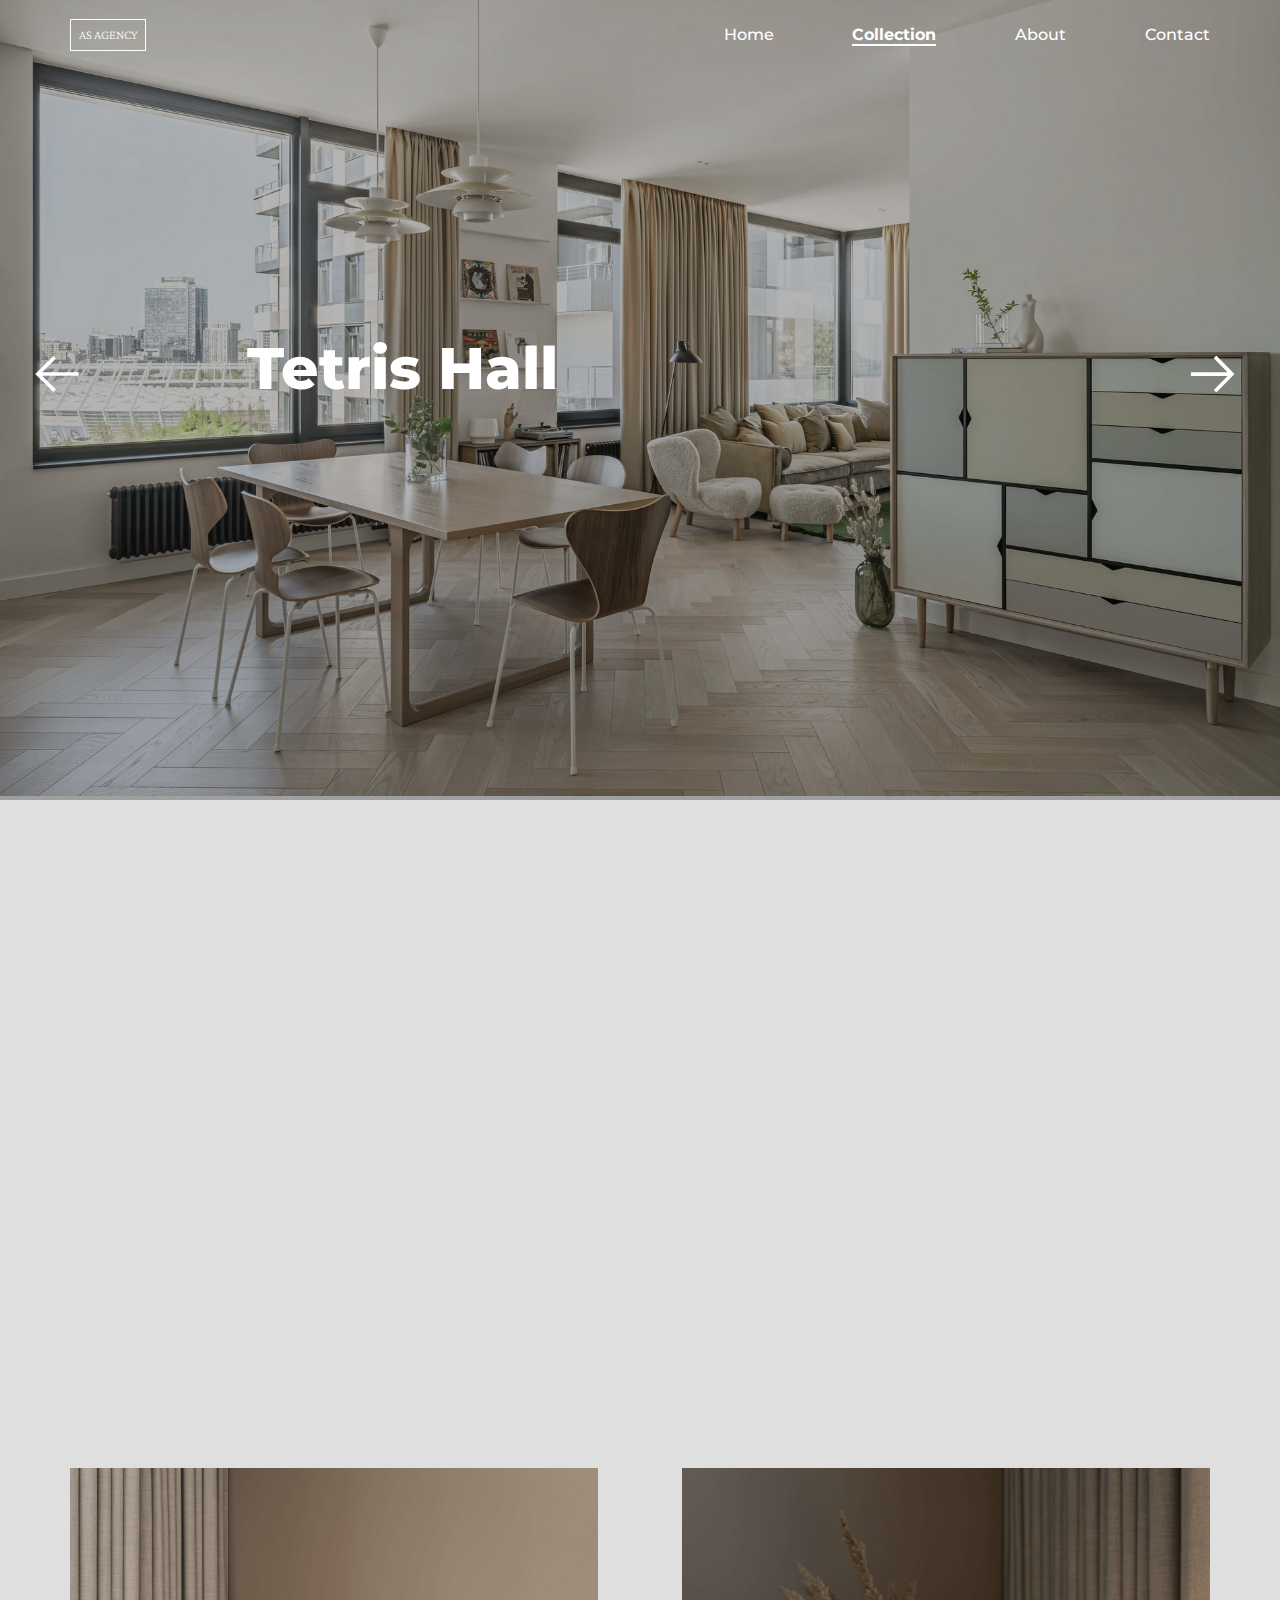
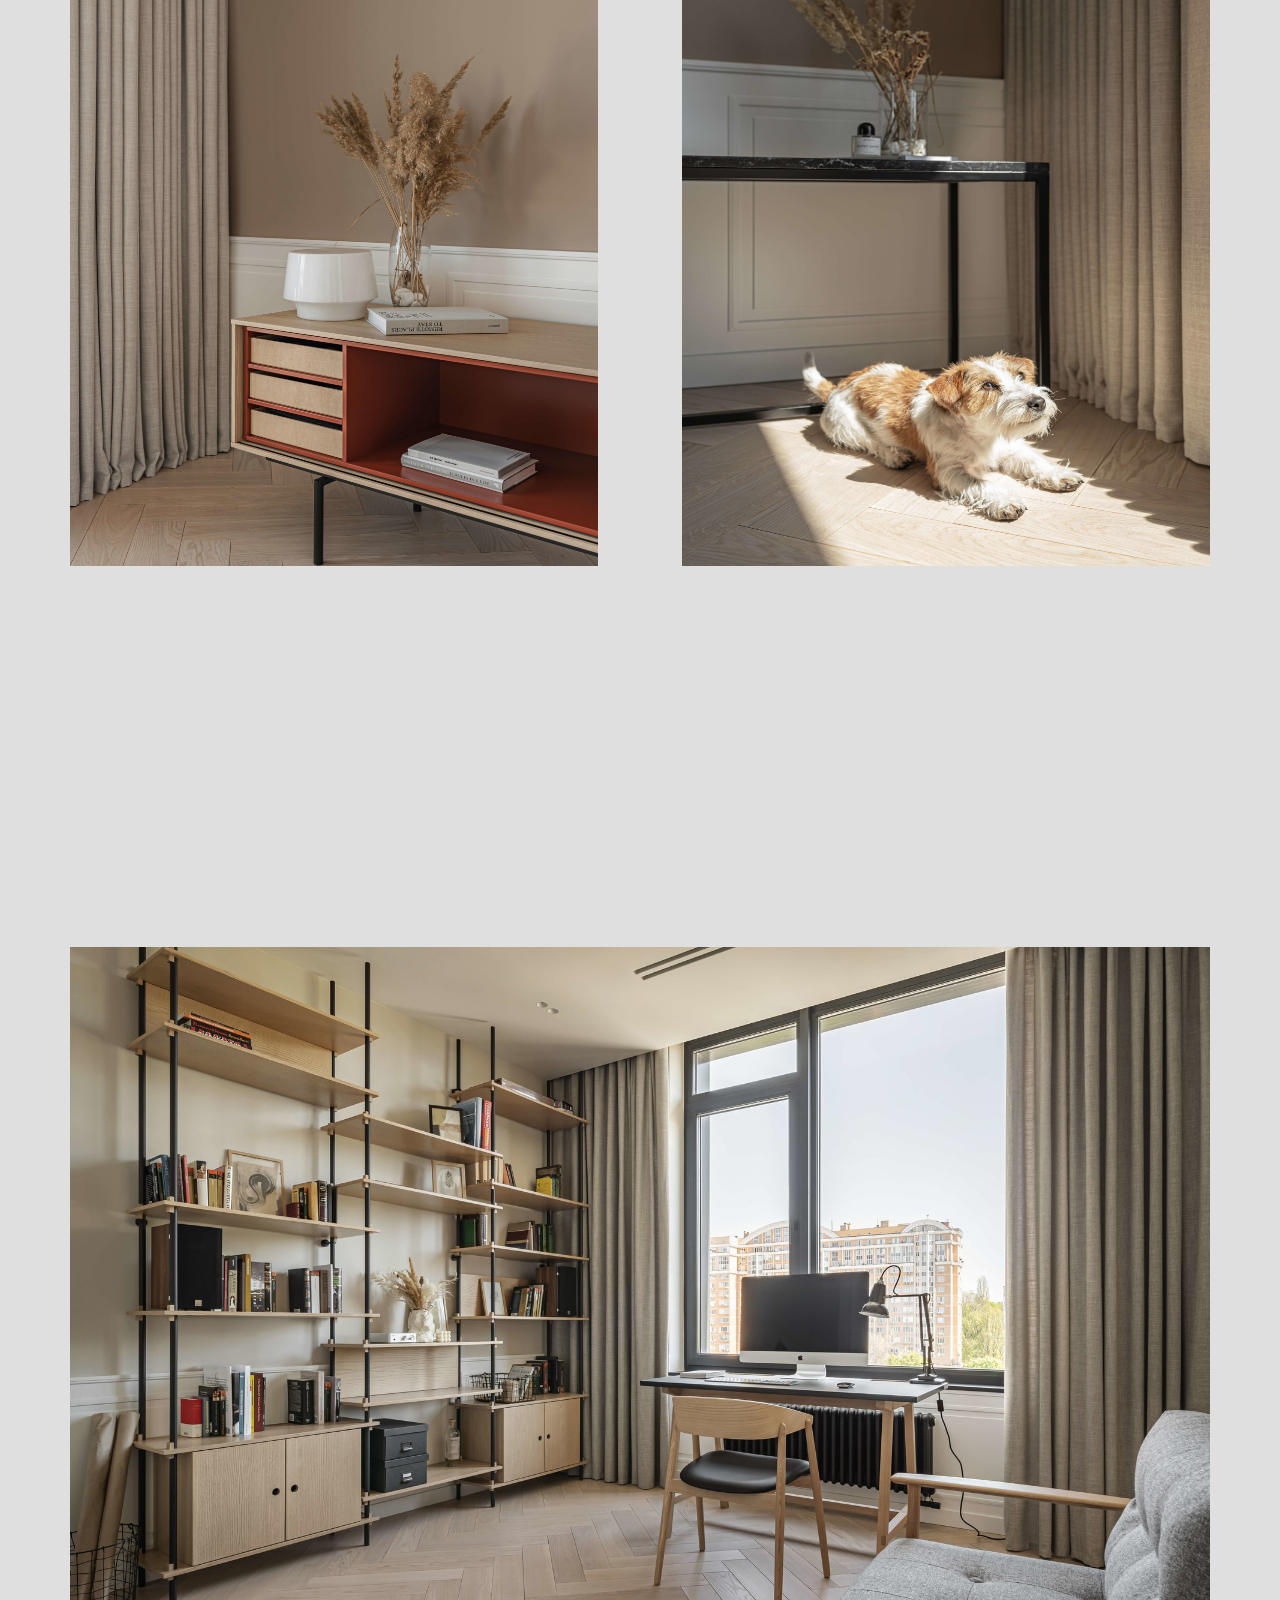
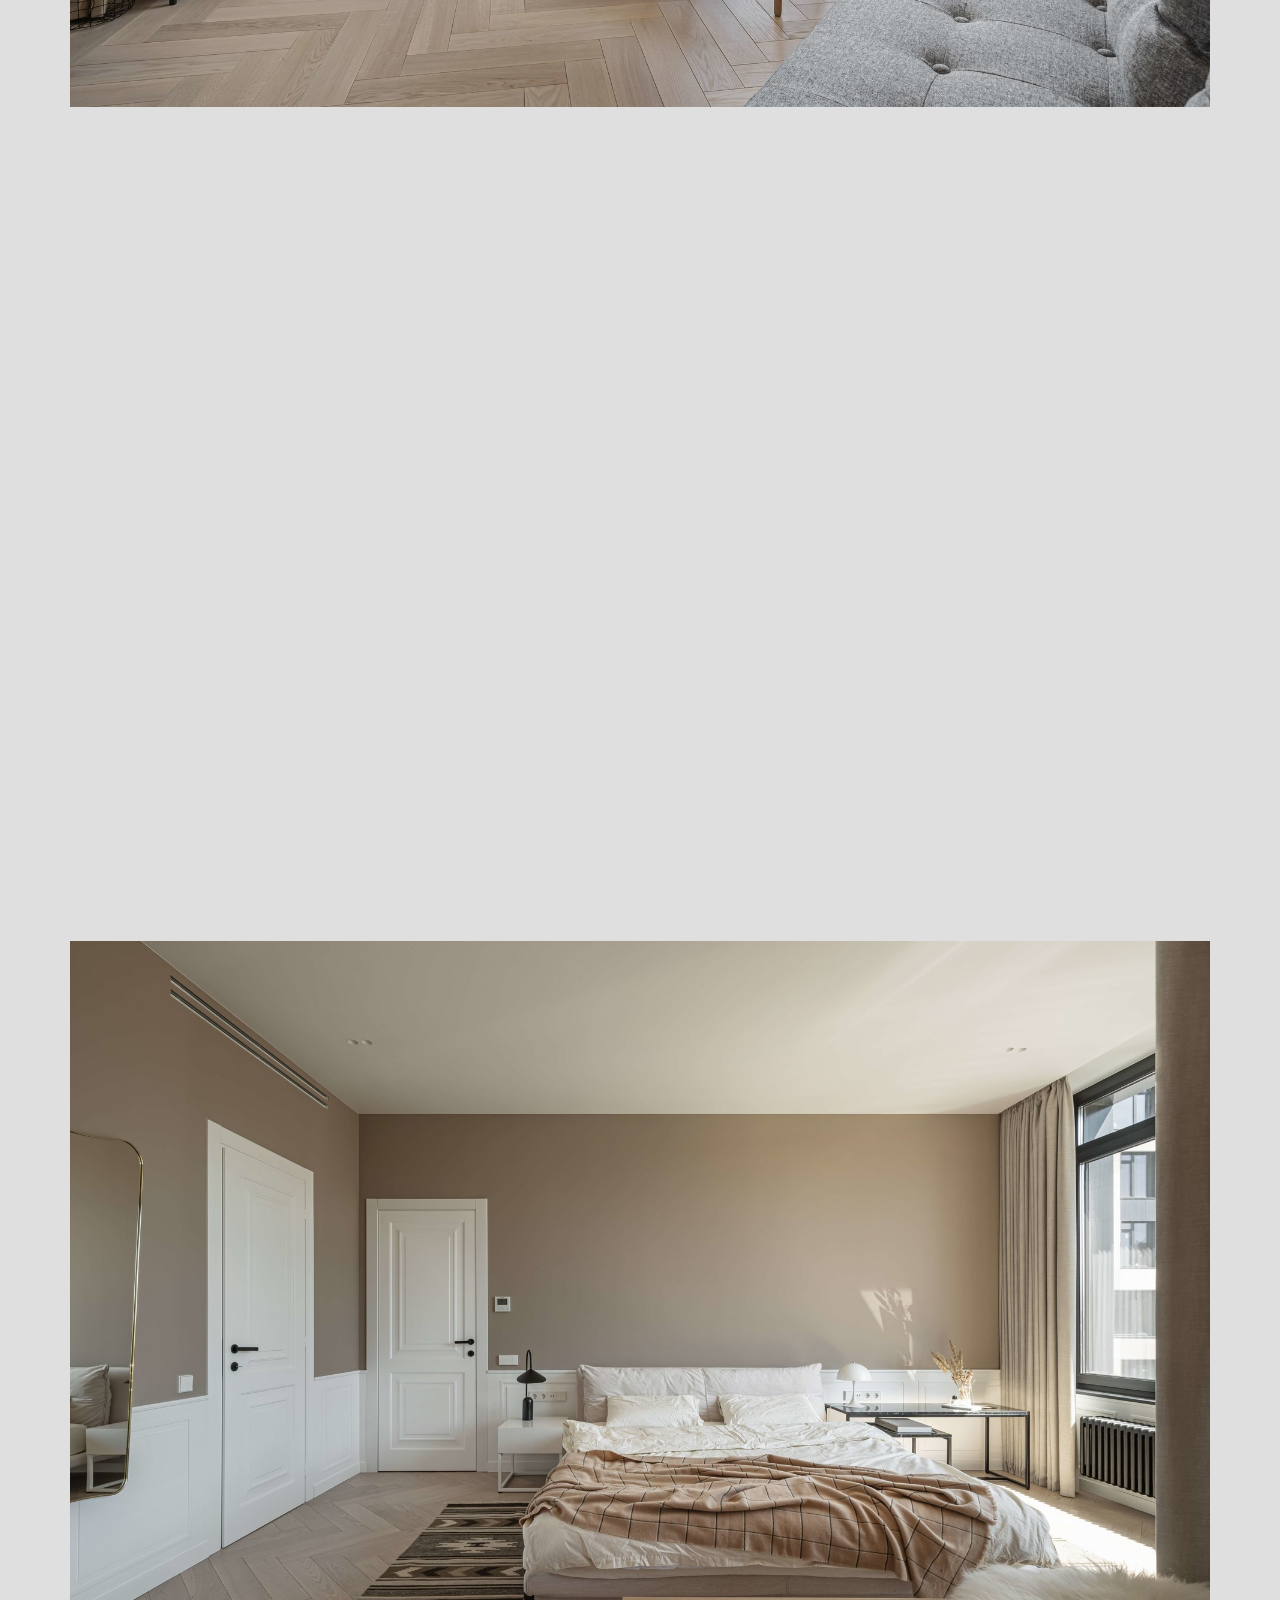
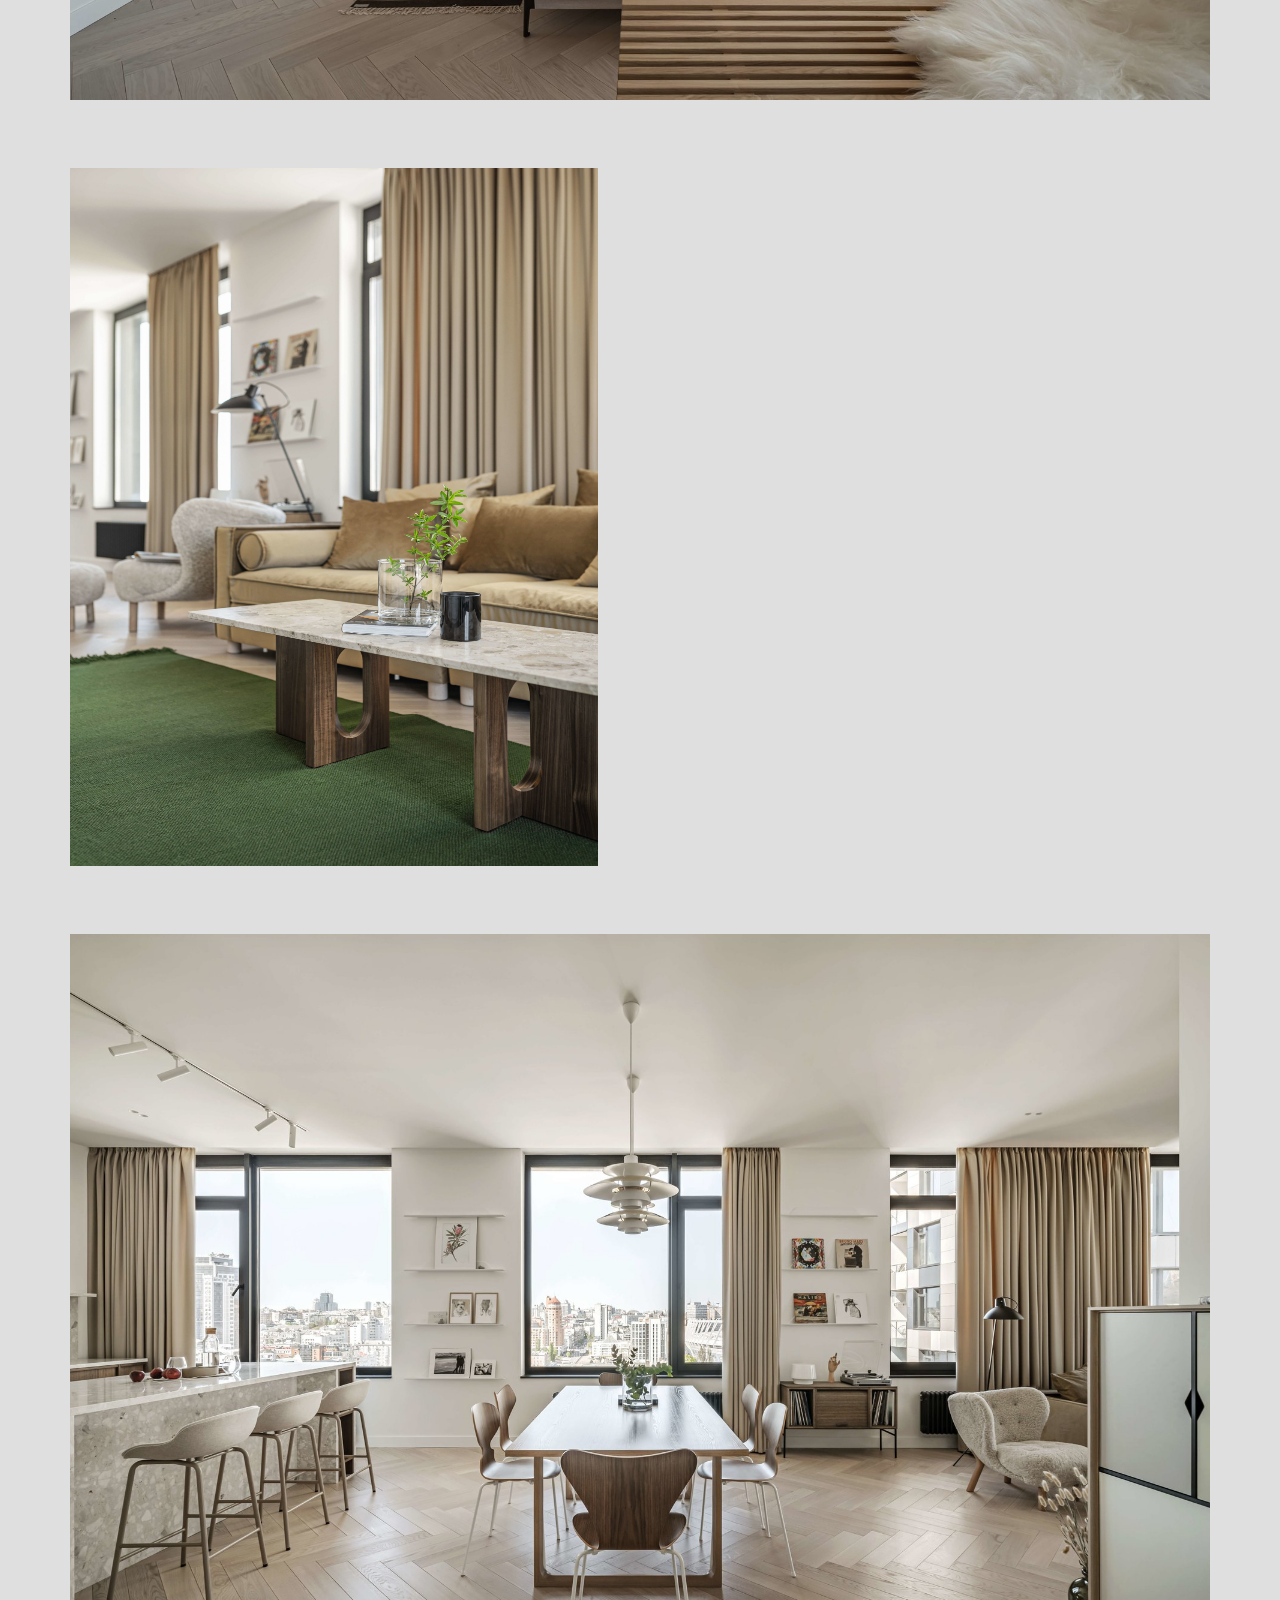
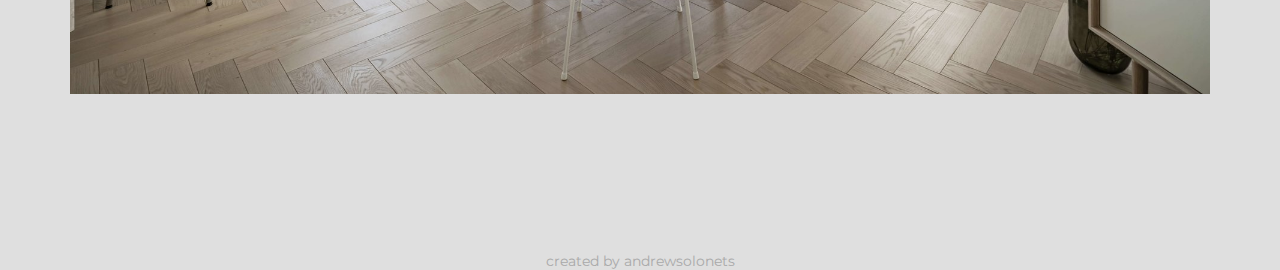
<file: tetrishall.html>
<!DOCTYPE html>
<html>
  <head>
    <title>Tetris Hall</title>
    <link
      href="https://cdn.jsdelivr.net/npm/bootstrap@5.0.2/dist/css/bootstrap.min.css"
      rel="stylesheet"
      integrity="sha384-EVSTQN3/azprG1Anm3QDgpJLIm9Nao0Yz1ztcQTwFspd3yD65VohhpuuCOmLASjC"
      crossorigin="anonymous"
    />
    <script
      src="https://cdn.jsdelivr.net/npm/bootstrap@5.0.2/dist/js/bootstrap.bundle.min.js"
      integrity="sha384-MrcW6ZMFYlzcLA8Nl+NtUVF0sA7MsXsP1UyJoMp4YLEuNSfAP+JcXn/tWtIaxVXM"
      crossorigin="anonymous"
    ></script>
    <link rel="stylesheet" href="styles/general.css" />
    <link rel="stylesheet" href="styles/article.css" />
    <link rel="stylesheet" href="styles/header1.css" />
    <link rel="stylesheet" href="styles/footer.css" />
    <link rel="preconnect" href="https://fonts.googleapis.com" />
    <link rel="preconnect" href="https://fonts.gstatic.com" crossorigin />
    <link
      href="https://fonts.googleapis.com/css2?family=Crimson+Pro:wght@200&family=Lora:wght@500;700&family=Montserrat:wght@400;500;600;700;800&display=swap"
      rel="stylesheet"
    />
    <meta name="viewport" content="width=device-width, initial-scale=1" />
  </head>
  <body>
    <header class="block_h">
      <div
        onclick="location.href='index.html';"
        id="smallbox"
        class="block_h_1"
      >
        AS AGENCY
      </div>
      <div class="block_menu">
        <a href="index.html" class="block_h_2"> Home </a>
        <a href="collection.html" class="block_h_2">
          <div class="active_menu">Collection</div>
        </a>
        <a href="about.html" class="block_h_2"> About </a>
        <a href="contact.html" class="block_h_2"> Contact </a>
      </div>
    </header>

    <header class="mobile-h">
      <div onclick="location.href='index.html';" id="smallbox" class="m_h_1">
        AS AGENCY
      </div>
      <div class="block_menu_m">
        <a href="index.html" class="block_m_2"> Home </a>
        <a href="collection.html" class="block_m_2">
          <div class="active_menu_m">Collection</div>
        </a>
        <a href="about.html" class="block_m_2"> About </a>
        <a href="contact.html" class="block_m_2"> Contact </a>
      </div>
      <div class="hamburger">
        <span class="bar"></span>
        <span class="bar"></span>
        <span class="bar"></span>
      </div>
    </header>
    <main>
      <div class="mainartimg">
        <img class="art1" src="img/article1.jpg" />
        <div class="overlay1"></div>
        <div class="titlea">Tetris Hall</div>
        <a href="collection.html">
          <img class="arrow1" src="img/arrow1.svg" />
        </a>
        <a href="pecherska.html">
          <img class="arrow2" src="img/arrow1.svg" />
        </a>
      </div>
      <div class="allcontent">
        <section class="section" id="section--1">
          <div style="margin-bottom: 10vw" class="flex1">
            <div class="firstp">
              <div class="heading">Brief</div>
              <div class="textc">
                Owners insisted that the light points on the ceiling were as
                small as possible, because in Scandinavian interiors everything
                is light from floor lamps and lamps spread around the rooms. In
                addition, before selecting materials, the owners showed their
                dog’s designers that the colors in the rooms would color him
              </div>
            </div>
            <div class="iconsd">
              <div class="iconrow">
                <div class="iconholder">
                  <img class="icon" src="img/location.svg" />
                </div>
                <div class="texticon">
                  <div class="titleicon">Location:</div>
                  <div class="descricon">Kyiv, Ukraine</div>
                </div>
              </div>
              <div class="iconrow">
                <div class="iconholder">
                  <img class="icon2" src="img/square.svg" />
                </div>
                <div class="texticon">
                  <div class="titleicon">Square meters:</div>
                  <div class="descricon">166m²</div>
                </div>
              </div>
              <div class="iconrow">
                <div class="iconholder">
                  <img class="icon" src="img/height.svg" />
                </div>
                <div class="texticon">
                  <div class="titleicon">Height:</div>
                  <div class="descricon">2,9m</div>
                </div>
              </div>
            </div>
          </div>
        </section>

        <div class="image_row">
          <div>
            <img class="img_1_cont" src="img/row1.jpg" />
          </div>
          <div>
            <img class="img_1_cont" src="img/row2.jpg" />
          </div>
        </div>
        <section class="section" id="section--2">
          <div class="secondp">
            <div class="heading">Details</div>
            <div class="textc2">
              The apartment was created by combining two smaller ones. During
              the replanning to increase the space removed all the walls that
              could carry. Left only bathroom. One apartment was allocated under
              the zone of bedroom, wardrobe and bathroom. And in the other room
              are located a living room, a room, a laundry and a guest bathroom.
            </div>
          </div>
        </section>

        <div>
          <img class="imagebig" src="img/row21.jpg" />
        </div>

        <section class="section" id="section--3">
          <div class="roww3">
            <div>
              <div class="heading">Furniture</div>
              <div class="textc3">
                Most of the furniture in the apartment were brought by owners
                from Denmark. Only kitchen furniture and sanitary ware ordered
                from Ukrainian manufacturers.
              </div>
            </div>
            <div>
              <img class="img_1_cont" src="img/row22.jpg" />
            </div>
          </div>
        </section>
        <div>
          <img class="imagebig" src="img/row23.jpg" />
        </div>

        <div class="roww4">
          <div>
            <img class="img_1_cont" src="img/row33.jpg" />
          </div>

          <section class="section" id="section--4">
          <div>
            <div class="heading">Unique</div>
            <div class="textc3">
              Furniture, which owners brought from exhibitions in Europe, became
              the accent in most rooms. Also, the owners bought at the
              exhibitions lamps, which designers distributed in different rooms.
              During kitchen planning managed to avoid the installation of the
              upper cabinet, which facilitated the kitchen space. The absence of
              the saf compensated a large kitchen island.
            </div>
          </div>
        </div>
      </section>
        <div>
          <img class="imagebig" src="img/row34.jpg" />
        </div>
      </div>
    </main>

    <footer>
      <p class="foot">created by andrewsolonets</p>
    </footer>

    <script src="script.js"></script>
  </body>
</html>
</file>
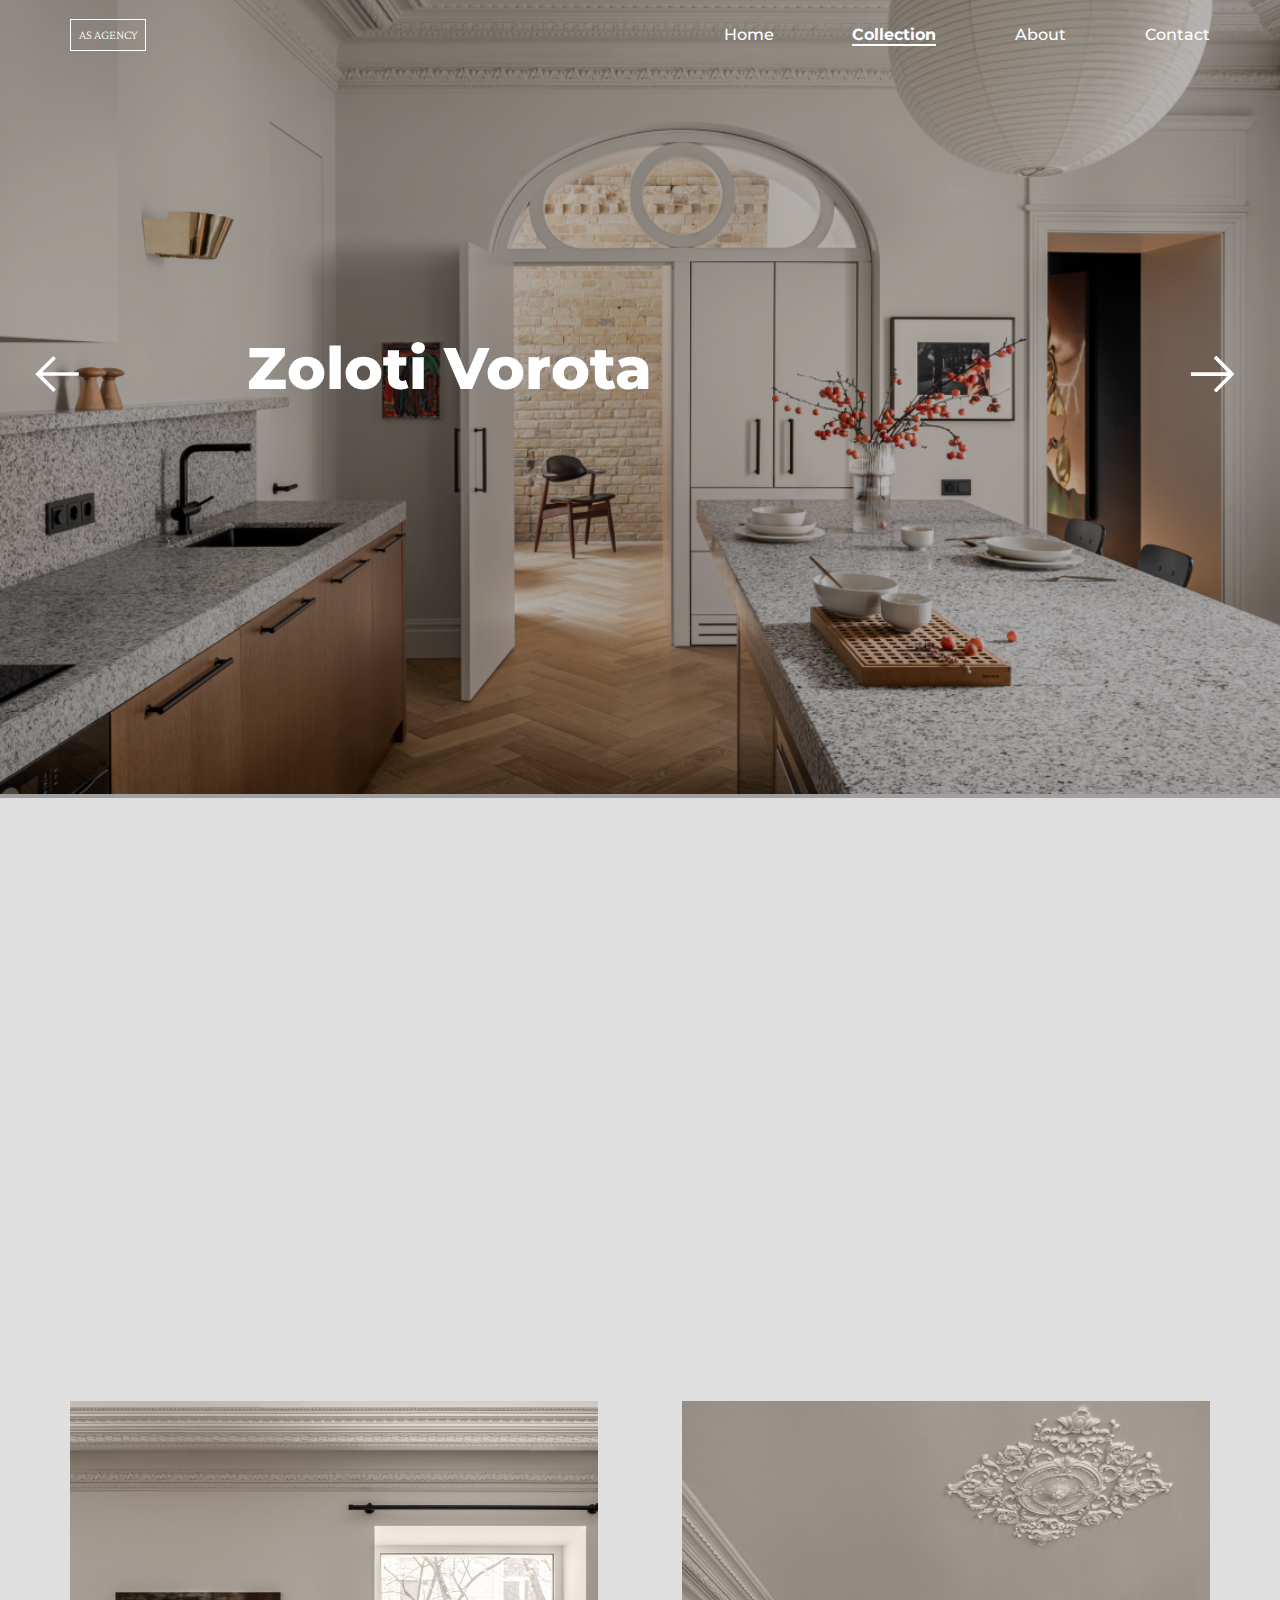
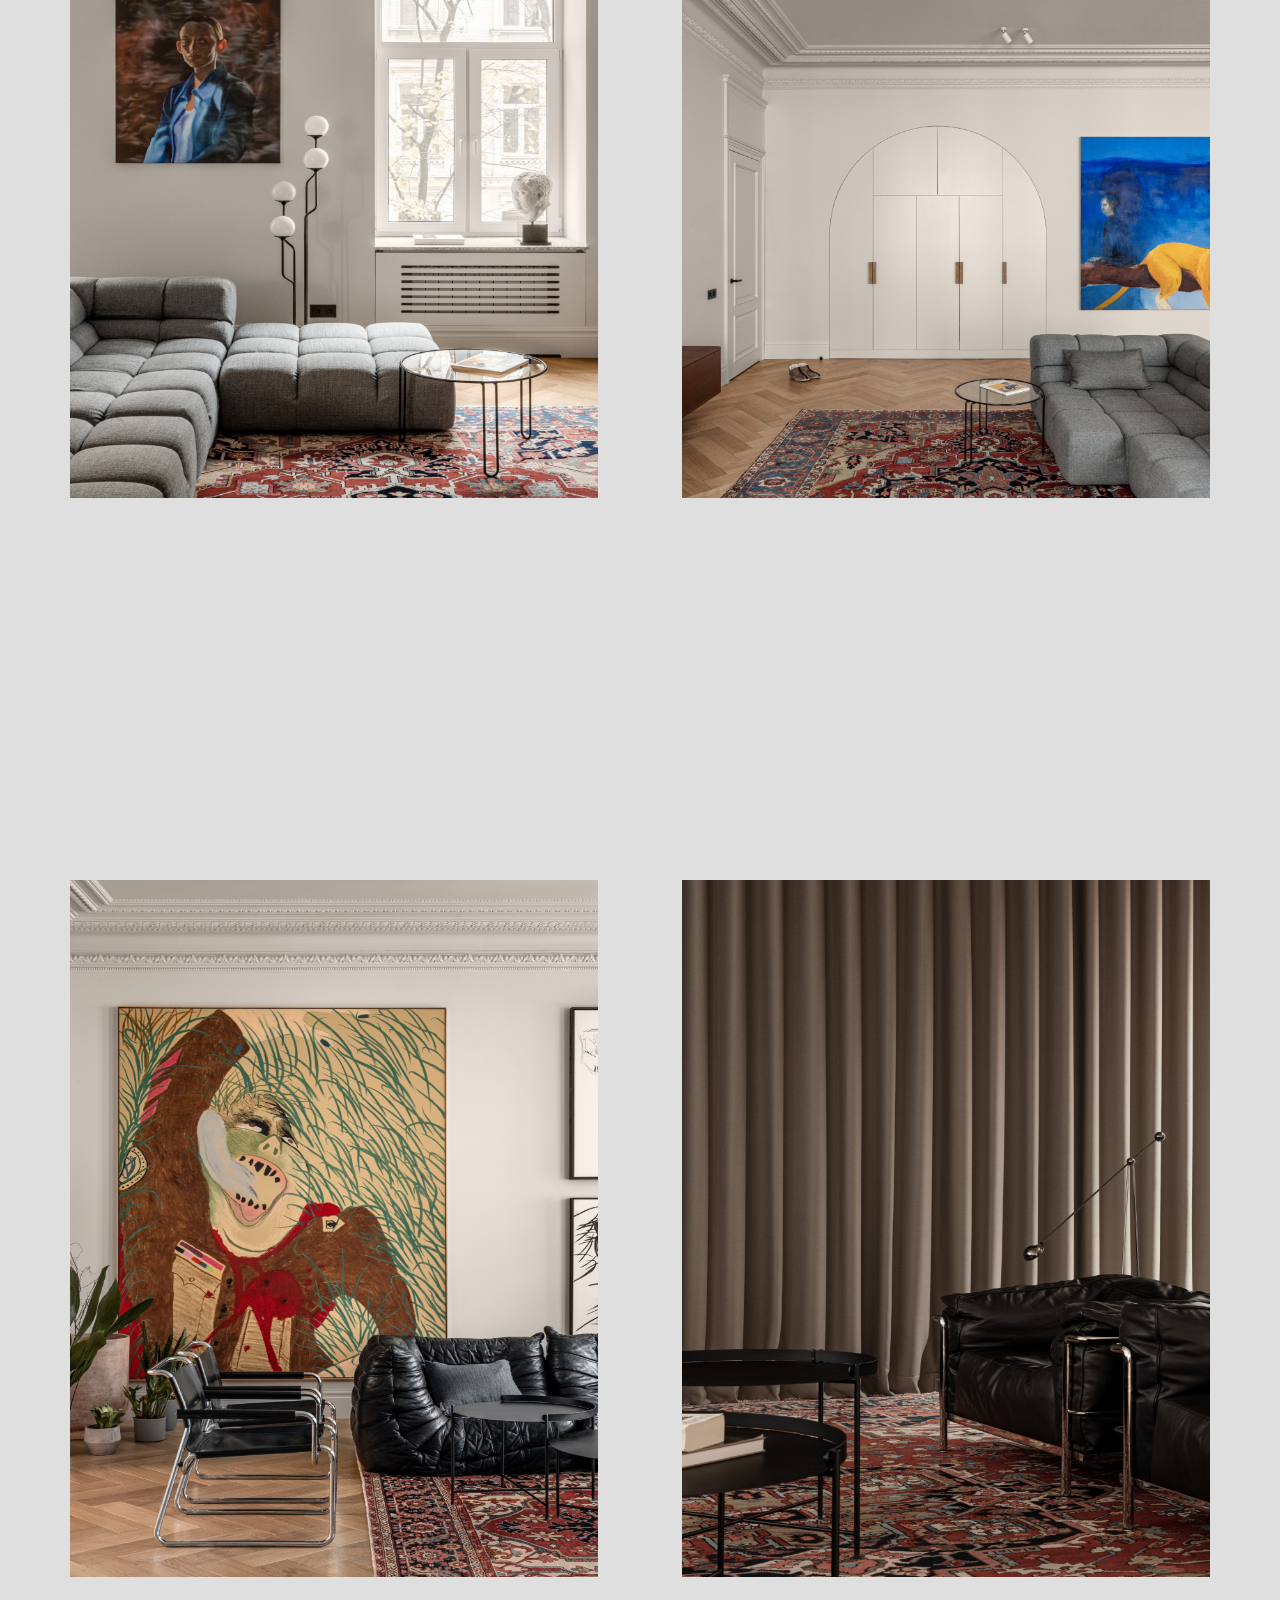
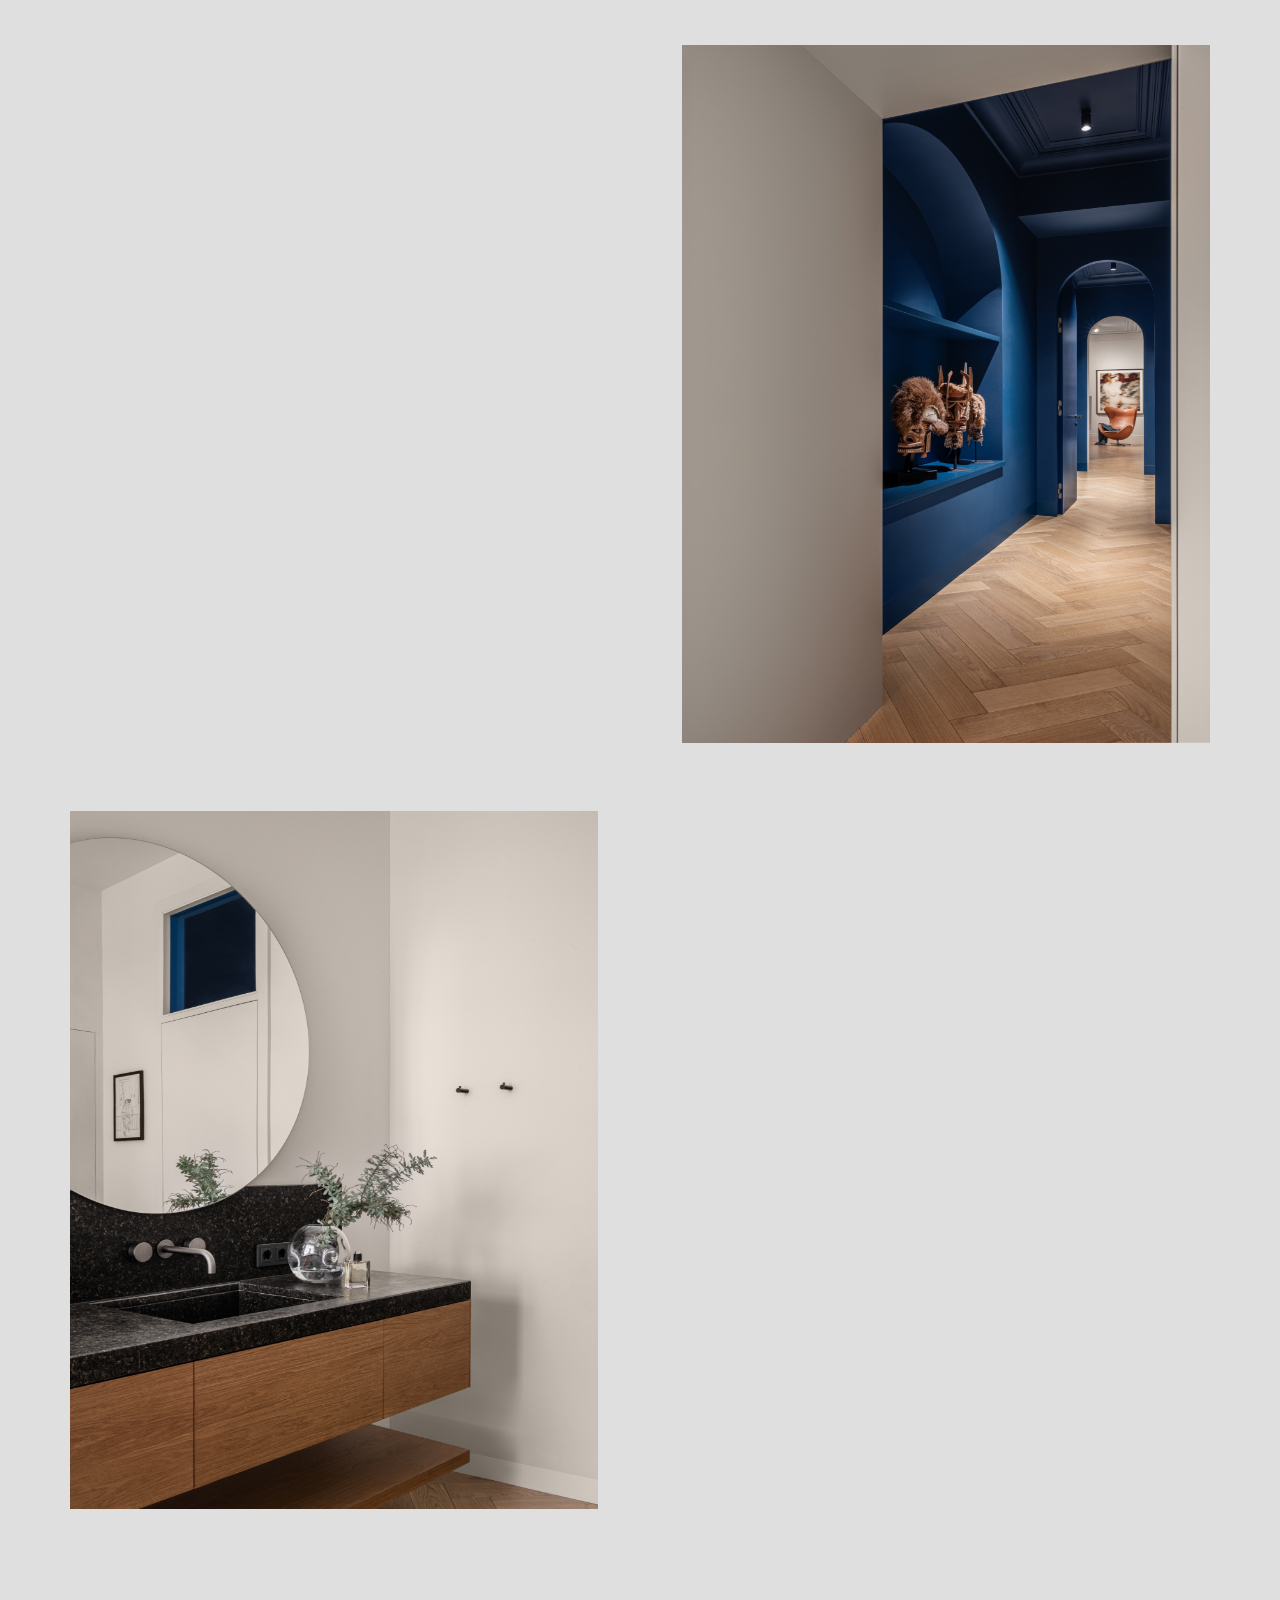
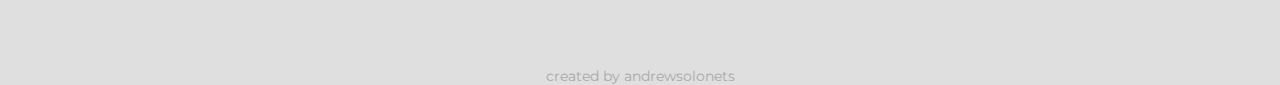
<file: zolotivorota.html>
<!DOCTYPE html>
<html>
  <head>
    <title>Zoloti Vorota</title>
    <link
      href="https://cdn.jsdelivr.net/npm/bootstrap@5.0.2/dist/css/bootstrap.min.css"
      rel="stylesheet"
      integrity="sha384-EVSTQN3/azprG1Anm3QDgpJLIm9Nao0Yz1ztcQTwFspd3yD65VohhpuuCOmLASjC"
      crossorigin="anonymous"
    />
    <script
      src="https://cdn.jsdelivr.net/npm/bootstrap@5.0.2/dist/js/bootstrap.bundle.min.js"
      integrity="sha384-MrcW6ZMFYlzcLA8Nl+NtUVF0sA7MsXsP1UyJoMp4YLEuNSfAP+JcXn/tWtIaxVXM"
      crossorigin="anonymous"
    ></script>
    <link rel="stylesheet" href="styles/general.css" />
    <link rel="stylesheet" href="styles/article.css" />
    <link rel="stylesheet" href="styles/header1.css" />
    <link rel="stylesheet" href="styles/footer.css" />
    <link rel="preconnect" href="https://fonts.googleapis.com" />
    <link rel="preconnect" href="https://fonts.gstatic.com" crossorigin />
    <link
      href="https://fonts.googleapis.com/css2?family=Crimson+Pro:wght@200&family=Lora:wght@500;700&family=Montserrat:wght@400;500;600;700;800&display=swap"
      rel="stylesheet"
    />
    <meta name="viewport" content="width=device-width, initial-scale=1" />
  </head>
  <body>
    <header class="block_h">
      <div
        onclick="location.href='index.html';"
        id="smallbox"
        class="block_h_1"
      >
        AS AGENCY
      </div>
      <div class="block_menu">
        <a href="index.html" class="block_h_2"> Home </a>
        <a href="collection.html" class="block_h_2">
          <div class="active_menu">Collection</div>
        </a>
        <a href="about.html" class="block_h_2"> About </a>
        <a href="contact.html" class="block_h_2"> Contact </a>
      </div>
    </header>

    <header class="mobile-h">
      <div onclick="location.href='index.html';" id="smallbox" class="m_h_1">
        AS AGENCY
      </div>
      <div class="block_menu_m">
        <a href="index.html" class="block_m_2"> Home </a>
        <a href="collection.html" class="block_m_2">
          <div class="active_menu_m">Collection</div>
        </a>
        <a href="about.html" class="block_m_2"> About </a>
        <a href="contact.html" class="block_m_2"> Contact </a>
      </div>
      <div class="hamburger">
        <span class="bar"></span>
        <span class="bar"></span>
        <span class="bar"></span>
      </div>
    </header>
    <main>
      <div class="mainartimg">
        <img class="art1" src="img/zoloti.png" />
        <div class="overlay1"></div>
        <div style="width: auto" class="titlea">Zoloti Vorota</div>
        <a href="collection.html">
          <img class="arrow1" src="img/arrow1.svg" />
        </a>
        <a href="solomyanka.html">
          <img class="arrow2" src="img/arrow1.svg" />
        </a>
      </div>
      <div class="allcontent">
        <section class="section" id="section-31">
          <div style="margin-bottom: 10vw" class="flex1">
            <div class="firstp">
              <div class="heading">Brief</div>
              <div class="textc">
                The apartment is located in Shevchenko district, near the Golden
                Gate. The owner of the apartment is a foreigner who collects art
                works and has his own gallery in Kyiv. He himself engaged in the
                arrangement of pictures inside.
              </div>
            </div>
            <div class="iconsd">
              <div class="iconrow">
                <div class="iconholder">
                  <img class="icon" src="img/location.svg" />
                </div>
                <div class="texticon">
                  <div class="titleicon">Location:</div>
                  <div class="descricon">Kyiv, Ukraine</div>
                </div>
              </div>
              <div class="iconrow">
                <div class="iconholder">
                  <img class="icon2" src="img/square.svg" />
                </div>
                <div class="texticon">
                  <div class="titleicon">Square meters:</div>
                  <div class="descricon">200m²</div>
                </div>
              </div>
              <div class="iconrow">
                <div class="iconholder">
                  <img class="icon" src="img/height.svg" />
                </div>
                <div class="texticon">
                  <div class="titleicon">Height:</div>
                  <div class="descricon">3,2m</div>
                </div>
              </div>
            </div>
          </div>
        </section>
        <div class="image_row">
          <div>
            <img class="img_1_cont" src="img/zolt1.png" />
          </div>
          <div>
            <img class="img_1_cont" src="img/zolt2.png" />
          </div>
        </div>
        <section class="section" id="section-32">
          <div class="secondp">
            <div class="heading">Details</div>
            <div class="textc2">
              During the replanning in the space removed all unexposed
              constructions, old parquet and gypsum board. Under the hypcopo
              found an old bed. She may be 80 or more years, but she is in a
              very bad condition, says the designer. Since it is an old
              building, it was destroyed by metal structures that supported the
              ceiling.
            </div>
          </div>
        </section>
        <div class="image_row">
          <div>
            <img class="img_1_cont" src="img/zl3.png" />
          </div>
          <div>
            <img class="img_1_cont" src="img/zl4.png" />
          </div>
        </div>

        <div class="roww3">
          <section class="section" id="section-33">
            <div>
              <div class="heading">Decor</div>
              <div class="textc3">
                Colored gam apartments are decorated in quiet tones. They added
                a lot of wood, natural shades of walls, gray granite on the
                table. Colored beach is a hall that unites the area of the
                master and kitchen-living, says the designer. All elements in
                the hall were painted in blue color, there was a place for big
                pictures.
              </div>
            </div>
          </section>
          <div>
            <img class="img_1_cont" src="img/zol5.png" />
          </div>
        </div>

        <div class="roww4">
          <div>
            <img class="img_1_cont" src="img/lastzol.png" />
          </div>
          <section class="section" id="section-34">
            <div>
              <div class="heading">Furniture</div>
              <div class="textc3">
                Granite works were performed by Ukrainian contractors. Cabinet
                furniture – Ukrainian. The owner also had furniture, which he
                brought from Europe. Another 60% of the designer furniture
                together with the owner ordered and brought from abroad.
              </div>
            </div>
          </section>
        </div>
      </div>
    </main>

    <footer>
      <p class="foot">created by andrewsolonets</p>
    </footer>

    <script src="script.js"></script>
  </body>
</html>
</file>
<file: styles/general.css>
:root {
  --bg-color: #dfdfdf !important;
  --header-color: #d8d8d8;
  --colortxt: #000000;
  --color0: #4e4e4e;
  --shadowmobile: 0px 1.067vw 3.2vw rgba(0, 0, 0, 0.19);
  --shadowmain: 0px 0.714vw 2.286vw rgba(0, 0, 0, 0.22);
  --imgcollection: 42.156vw;
  --colortxtw: white;
}

body {
  margin: 0;
  display: flex;
  flex-direction: column;
  background: var(--bg-color);
  color: var(--colortxt);
  height: auto;
}

.all {
  margin: 0;
  display: flex;
  flex-direction: column;
}

#main {
  position: relative;
  width: 51vw;
  box-shadow: var(--shadowmain);
}
.main_img {
  position: relative;
  width: 51vw;
  box-shadow: var(--shadowmain);
}

.section {
  transition: transform 1s, opacity 1s;
}

.section--hidden {
  opacity: 0;
  transform: translateY(8rem);
}

.block_image {
  position: relative;
}

.content {
  margin-left: 5.5vw;
  display: flex;
  align-items: center;
  justify-content: space-between;
  margin-top: 9.28vw;
  margin-right: 5.5vw;
}

.block_t {
  width: 30vw;
  margin-right: 3.57vw;
}

.block_t_heading {
  font-family: "Montserrat";
  font-style: normal;
  font-weight: 500;
  font-size: 3.43vw;
  line-height: 4.214vw;
  width: 37.071vw;
  margin-bottom: 3vw;
}

.block_t_p {
  font-family: "Montserrat";
  font-style: normal;
  font-weight: 400;
  font-size: 1.5vw;
  line-height: 2.571vw;
}
.block_t_b {
  color: var(--colortxt);
  text-decoration: none;
  font-family: "Montserrat";
  font-style: normal;
  font-weight: 700;
  font-size: 1.55vw;
  line-height: 1.57vw;
  cursor: pointer;
  margin-top: 3.571vw;
}

.bold {
  font-family: "Montserrat";
  font-weight: bold;
  font-size: 1.428vw;
}

.imggrid {
  width: var(--imgcollection);
}

.grid {
  display: grid;
  grid-gap: 5vw;
  margin-top: 5.929vw;
  margin-left: 5.5vw;
  margin-right: 5.5vw;
  margin-bottom: 5.929vw;
  grid-template-columns: 1fr 1fr;
}

.imagegrid {
  position: relative;
}

.itemgrid {
  box-shadow: var(--shadowmain);
}

.overlay {
  position: absolute;
  top: 0;
  bottom: 0;
  left: 0;
  right: 0;
  height: 100%;
  width: 100%;
  opacity: 0;
  transition: 0.5s ease;
  background-color: #00000069;
}

.imagegrid:hover .overlay {
  opacity: 1;
}

.overtext {
  font-family: "Montserrat";
  font-style: normal;
  font-weight: 500;
  font-size: 3.43vw;
  line-height: 4.214vw;
  color: white;
  position: absolute;
  bottom: 0.5vw;
  left: 3.5vw;
  -webkit-transform: translate(-1.5vw, -2.5vw);
  -ms-transform: translate(-1.5vw, -2.5vw);
  transform: translate(-1.5vw, -2.5vw);
}

#smallbox {
  cursor: pointer;
}

@media (max-width: 768px) {
  body {
    margin: 0;
    height: auto;
  }

  .content {
    margin: 40px 21px;
    z-index: 5;
    display: flex;
    flex-direction: column;

    align-items: flex-start;
    justify-content: flex-start;
  }
  .main_img {
    z-index: 1;
    position: relative;
    width: 100%;
    box-shadow: var(--shadowmobile);
  }
  #main {
    position: relative;
    width: 100%;
    box-shadow: var(--shadowmobile);
  }

  .block_image {
    margin-top: 40px;
    position: relative;
  }
  .block_t {
    display: flex;
    gap: 5vw;
    flex-direction: column;
    width: 100%;
  }

  .block_t_heading {
    font-family: "Montserrat";
    font-style: normal;
    font-weight: 500;
    font-size: 8.533vw;
    line-height: 10vw;
    width: 87.733vw;
  }

  .block_t_p {
    font-family: "Montserrat";
    font-style: normal;
    font-weight: 400;
    font-size: 14px;
    line-height: 148.4%;
    width: 85.6vw;
  }
  .block_t_b {
    font-family: "Montserrat";
    font-style: 700;
    font-weight: 700;
    font-size: 16px;
    line-height: 17px;
  }
  .bold {
    font-weight: bold;
    font-size: 14px;
  }
  .imggrid {
    width: 100%;
  }

  .grid {
    margin-top: 15vw;
    display: grid;
    grid-gap: 15vw;
    grid-template-columns: 100%;
  }
  .imagegrid {
    box-shadow: var(--shadowmobile);
  }
  .imagegrid {
    position: relative;
  }

  .overlay {
    position: absolute;
    top: 0;
    bottom: 0;
    left: 0;
    right: 0;
    height: 100%;
    width: 100%;
    opacity: 1;
    transition: 0.5s ease;
    background-color: #00000049;
  }

  .overtext {
    font-family: "Montserrat";
    font-style: normal;
    font-weight: 500;
    font-size: 8.533vw;
    line-height: 4.214vw;
    color: white;
    position: absolute;
    bottom: 7vw;
    left: 5vw;
  }
}
</file>
<file: styles/header.css>
@media (min-width:425.1px) {
  .block_h {
    margin-top: 20px;
    margin-left: 5.5vw;
    display: flex;
    justify-content: space-between;
    align-items: center;
    height: 3.57vw;
  }
  
  .mobile-h {
    display: none;
  }
  
  .block_menu {
    justify-content: space-between;
    display: flex;
    margin-right: 5.5vw;
  }
  .block_h_1 {
    text-align: center;
    font-family: 'Crimson Pro';
    font-style: normal;
    font-weight: 200;
    font-size: 1vw;
    line-height: 16px;
    border:0.07vw solid white;
    padding: 0.57vw 0.57vw;
    white-space: nowrap;
  }
  .block_h_2 {
    color: white;
    text-decoration: none;
    font-family: Montserrat;
    font-weight: 500;
    font-size: 1.286vw;
    line-height: 1.57vw;
    margin-left: 6.14vw;
    transition: color 0.7s ease;
  }

  .block_h_2:hover {
     color:rgb(189, 189, 189)
  }

  .active_menu {
    font-weight: bold;
    border-bottom: 0.2vw solid white;
  }
  .hamburger {
    display: none;
    cursor: pointer;
  }
}
.bar {
  display: block;
  width:28px;
  height: 3px;
  margin: 5px auto;
  transition: all 0.3s ease-in-out;
  background-color: #F2F2F2;;
}


@media (max-width:425px) {
  .hamburger {
    z-index: 1000;
    display: block;
  }

  .hamburger.active .bar:nth-child(2) {
    opacity: 0;
  }

  .hamburger.active .bar:nth-child(1) {
    transform: translateY(8px) rotate(45deg);
  }

  .hamburger.active .bar:nth-child(3) {
    transform: translateY(-8px) rotate(-45deg);
  }

  .block_menu_m {
    justify-content: center;
    align-items: center;
    display: flex;
    z-index: 200;
    flex-direction: column;
    position: fixed;
    left: -100%;
    top:0px;
    gap:40px;
    background-color: #181719;
    width: 100%;
    height: 100%;
    text-align: center;
    transition: 0.4s ease-out;
  }

  .block_menu_m.active {
    left: 0;
  }

  .active_menu_m {
    font-weight: bold;
    border-bottom: 2px solid white;
  }

  .block_m_2 {
    color: white;
    text-decoration: none;
    font-family: Montserrat;
    font-weight: 500;
    font-size: 4.8vw;
    line-height: 5.86vw;
  }

  .block_h_1,
  .block_h_2 {
    display: none;
  }
  .mobile-h {
    z-index: 5;
    display: flex;
    justify-content: space-between;
    position:relative;
    top:0;
    margin: 19px 12px 0px 12px;
  }
  .m_h_1 {
    z-index: 4;
    text-align: center;
    font-family: 'Crimson Pro';
    font-style: normal;
    font-weight: 200;
    font-size: 14px;
    line-height: 16px;
    border: 1px solid white;
    padding: 8px 8px;
    white-space: nowrap;
  }
}
</file>
<file: styles/footer.css>
footer {
  font-size: 14px;
  font-family: 'Montserrat';
  margin-top:auto; 
  color: #A9A9A9;
  text-align: center;
  width: 100%;
  height: 14px; 
  margin-top: 1vw;
}

@media (max-width:768px) {
  footer {
    font-size: 14px;
    font-family: 'Montserrat';
    margin-top:auto; 
    color: #A9A9A9;
    text-align: center;
    width: 100%;
    height: 14px; 
    margin-top: 20vw;
  }
  
}
</file>
<file: styles/about.css>
.heading1 {
  font-family: 'Montserrat';
  font-style: normal;
  font-weight: 500;
  font-size: 3.429vw;
  line-height: 4.214vw;
  margin-bottom: 5vw;
}
main {
  margin-left:5.5vw;
  margin-right:5.5vw;
  margin-top: 5vw;
  margin-bottom: 10vw;
}
.textc1 {
  font-family: 'Montserrat';
    font-style: normal;
    font-weight: 400;
    font-size: 1.714vw;
    line-height: 2.571vw;
    width: 38.071vw;
    height: 18.786vw;
    color: var(--color0)
}
.textab {
  display: flex;
  justify-content: space-between;
  margin-bottom: 14vw;
}
.imagebig {
  width: 90%;
}

.bigmg {
  display: flex;
  align-items: center;
  justify-content: center;
  margin-bottom: 7vw;
}

.awards {
  display: flex;
  gap:7vw;
  justify-content: space-evenly;
  align-items: flex-start;
}

.award_column {
  display: flex;
  flex-direction: column;
  align-items: center;
  gap:2vw;
  width: 24.357vw;
}

.awicon {
  width: 7.143vw;
}

.titleaw {
  font-family: 'Montserrat';
  font-style: normal;
  font-weight: 500;
  font-size: 1.714vw;
  line-height: 2.571vw;
  color: var(--colortxt);

}

.descraw {
  font-family: 'Montserrat';
  font-style: normal;
  font-weight: 400;
  font-size: 1.714vw;
  line-height: 2.571vw;
  color: var(--color0);
}

.contact {
  display: flex;
  flex-direction: column;
}
.contact1 {
  display: flex;
  flex-direction: row;
  gap:10vw;
  margin-bottom: 13vw;
}
.request {
  background-color: #DFDFDF;
   border: 0.286vw solid #919191;
   padding: 1.143vw 8.714vw;
   font-family: 'Montserrat';
  font-style: normal;
  font-weight: 400;
  font-size: 2.286vw;
  transition: 0.5s ease;
}
.request:active:hover {
  background-color: #202020;
  color: white;
  border: 0.286vw solid #ffffff;
}

@media (max-width:768px) {
  main {
    margin-left:5.5vw;
    margin-right:5.5vw;
    margin-top: 10vw;
    margin-bottom: 7vw;
  }
  .heading1 {
    font-family: 'Montserrat';
    font-style: normal;
    font-weight: 500;
    font-size: 8.533vw;
    line-height: 11.733vw;
    margin-bottom: 10vw;
  }
  .textab {
    display: flex;
    flex-direction: column;
    gap:7vw;
    margin-bottom: 20vw;
  }
  .textc1 {
    font-family: 'Montserrat';
      font-style: normal;
      font-weight: 400;
      font-size: 3.733vw;
      line-height: 5.600vw;
      width: 87.733vw;
      height: 39.200vw;
      color: var(--color0)
  }

  .awards {
    display: flex;
    gap:15vw;
    flex-direction: column;
    align-items: center;
  }
  
  .award_column {
    display: flex;
    flex-direction: column;
    align-items: center;
    gap:5vw;
    width: 80.800vw;
  }
  
  .awicon {
    width: 18.667vw;
  }
  
  .titleaw {
    font-family: 'Montserrat';
    font-style: normal;
    font-weight: 500;
    font-size: 4.267vw;
    line-height: 5.333vw;
    color: var(--colortxt);
   
  }

  .descraw {
    font-family: 'Montserrat';
    font-style: normal;
    font-weight: 400;
    font-size: 4.267vw;
    line-height: 5.333vw;
    color: var(--color0);
    width: auto;
  }
  
  .contact {
    display: flex;
    flex-direction: column;
  }
  .contact1 {
    display: flex;
    flex-direction: column;
    gap:10vw;
  }
  .request {
    background-color: #DFDFDF;
     border: 0.286vw solid #919191;
     padding: 3.143vw 14.714vw;
     font-family: 'Montserrat';
    font-style: normal;
    font-weight: 400;
    font-size: 5vw;
  }
}
</file>
<file: styles/article.css>
header {
  margin: 0;
}

.mainartimg {
  position: relative;
  z-index: 5;
  margin-top: -10vw;
  margin-bottom: 10vw;
}

.art1 {
  width: 100%;
}

.overlay1 {
  position: absolute;
  height: 100%;
  width: 100%;
  background-color: #00000049;
  top: 0;
  bottom: 0;
  left: 0;
  right: 0;
}

.arrow1 {
  position: absolute;
  width: 3.571vw;
  height: 2.857vw;
  left: 2.643vw;
  top: 32.3vw;
}

.arrow2 {
  position: absolute;
  width: 3.571vw;
  height: 2.857vw;
  left: 93vw;
  top: 32.3vw;
  transform: rotate(-180deg);
}

.titlea {
  font-weight: 800;
  position: absolute;
  font-family: "Montserrat";
  font-size: 4.571vw;
  color: var(--colortxtw);
  position: absolute;
  width: 24.357vw;
  height: 5.571vw;
  left: 19.286vw;
  top: 30.429vw;
}

.heading {
  font-family: "Montserrat";
  font-style: normal;
  font-weight: 600;
  font-size: 3.429vw;
  line-height: 4.214vw;
  margin-bottom: 5vw;
}

.textc {
  font-family: "Montserrat";
  font-style: normal;
  font-weight: 400;
  font-size: 1.714vw;
  line-height: 2.571vw;
  width: 45.071vw;
  height: auto;
}

.iconrow {
  display: flex;
  align-items: center;
  margin-bottom: 1vw;
}

.flex1 {
  display: flex;
  justify-content: space-between;
}

.icon {
  width: 3.571vw;
  height: 3.571vw;
}

.icon2 {
  width: 2.857vw;
  height: 2.857vw;
  margin-left: 0.3vw;
}

.iconholder {
  width: 3.571vw;
  height: 3.571vw;
}

.texticon {
  margin-left: 1vw;
  display: flex;
  flex-direction: column;
}

.titleicon {
  font-family: "Montserrat";
  font-style: normal;
  font-weight: 500;
  font-size: 1.714vw;
  line-height: 2.571vw;
  color: var(--colortxt);
}

.descricon {
  font-family: "Montserrat";
  font-style: normal;
  font-weight: 400;
  font-size: 1.714vw;
  line-height: 2.571vw;
  color: var(--color0);
}

.iconsd {
  display: flex;
  flex-direction: column;
  align-items: flex-start;
  margin-right: 5vw;
}

.image_row {
  display: flex;
  justify-content: space-between;
}

.img_1_cont {
  width: 41.214vw;
  height: 54.5vw;
}

.textc2 {
  font-family: "Montserrat";
  font-style: normal;
  font-weight: 400;
  font-size: 1.714vw;
  line-height: 2.571vw;
  width: auto;
}

.allcontent {
  display: flex;
  flex-direction: column;
  margin-left: 5.5vw;
  margin-right: 5.5vw;
  gap: 5vw;
  margin-bottom: 10vw;
}

.imagebig {
  width: 100%;
}

.textc3 {
  font-family: "Montserrat";
  font-style: normal;
  font-weight: 400;
  font-size: 1.714vw;
  line-height: 2.571vw;
  width: 41.071vw;
}

.roww3 {
  display: flex;
  justify-content: space-between;
}
.roww4 {
  display: flex;
  justify-content: space-between;
}

@media (max-width: 768px) {
  header {
    margin: 0;
  }
  .mainartimg {
    margin-top: -20vw;
    position: relative;
  }
  .art1 {
    width: 100vw;
    height: 100vh;
    object-fit: cover;
    object-position: 15% 45%;
  }
  .overlay1 {
    position: absolute;
    height: 100%;
    width: 100%;
    background-color: #00000049;
    top: 0;
    bottom: 0;
    left: 0;
    right: 0;
  }
  .arrow1 {
    position: absolute;
    width: 8vw;
    height: 6.667vw;
    left: 5.6vw;
    top: 46.933vw;
  }

  .arrow2 {
    position: absolute;
    width: 8vw;
    height: 6.667vw;
    left: 87.333vw;
    top: 46.933vw;
    transform: rotate(-180deg);
  }

  .titlea {
    font-weight: 800;
    position: absolute;
    font-family: "Montserrat";
    font-size: 9.6vw;
    color: var(--colortxtw);
    position: absolute;
    width: 51.2vw;
    height: 5.571vw;
    left: 9.286vw;
    top: 62.429vw;
  }
  .allcontent {
    margin-left: 8.267vw;
    margin-right: 8.267vw;
    gap: 10vw;
  }

  .flex1 {
    flex-direction: column;
  }

  .image_row {
    flex-direction: column;
    gap: 7vw;
  }
  .img_1_cont {
    width: 100%;
    height: 100%;
  }

  .heading {
    font-family: "Montserrat";
    font-style: normal;
    font-weight: 600;
    font-size: 9.6vw;
    line-height: 11.733vw;
    margin-bottom: 10vw;
  }

  .textc,
  .textc2,
  .textc3 {
    font-family: "Montserrat";
    font-style: normal;
    font-weight: 400;
    font-size: 3.733vw;
    line-height: 148%;
    width: 73.067vw;
    height: auto;
    margin-bottom: 10vw;
  }

  .textc2,
  .textc3 {
    height: auto;
  }

  .icon {
    width: 8vw;
    height: 8vw;
  }

  .icon2 {
    width: 6.4vw;
    height: 6.4vw;
    margin-left: 0.5vw;
  }

  .iconholder {
    width: 8vw;
    height: 8vw;
  }

  .texticon {
    margin-left: 3vw;
    display: flex;
    flex-direction: column;
  }

  .titleicon {
    font-family: "Montserrat";
    font-style: normal;
    font-weight: 500;
    font-size: 4.267vw;
    line-height: 5.333vw;
    color: var(--colortxt);
  }

  .descricon {
    font-family: "Montserrat";
    font-style: normal;
    font-weight: 400;
    font-size: 4.267vw;
    line-height: 5.333vw;
    color: var(--color0);
  }
  .roww3 {
    flex-direction: column;
  }
  .roww4 {
    flex-direction: column-reverse;
  }
  .iconrow {
    margin-bottom: 3vw;
  }
}
</file>
<file: styles/header1.css>
@media (min-width:768.1px) {
  header {
    display: flex;
    justify-content: center;
    align-items: center;
    margin: 0;
    color: var(--bg-color);
    z-index: 10;
  }
  .block_h {
   
    display: flex;
    justify-content: space-between;
    align-items: center;
    height: 5.5vw;
  }
  
  .mobile-h {
    display: none;
  }
  
  .block_menu {
    justify-content: space-between;
    display: flex;
    margin-right: 5.5vw;
  }
  .block_h_1 {
    color: var(--colortxtw);
    margin-left: 5.5vw;
    text-align: center;
    font-family: 'Crimson Pro';
    font-style: normal;
    font-weight: 200;
    font-size: 1vw;
    line-height: 16px;
    border:0.07vw solid var(--colortxtw);
    padding: 0.57vw 0.57vw;
    white-space: nowrap;
  }
  .block_h_2 {
    color: var(--colortxtw);
    text-decoration: none;
    font-family: Montserrat;
    font-weight: 500;
    font-size: 1.286vw;
    line-height: 1.57vw;
    margin-left: 6.14vw;
    transition: color 0.7s ease;
  }
  

  .block_h_2:hover {
     color:rgb(226, 226, 226)
  }

  .active_menu {
    font-weight: bold;
    border-bottom: 0.2vw solid var(--colortxtw);
  }
  .hamburger {
    display: none;
    cursor: pointer;
  }
}
.bar {
  display: block;
  width:28px;
  height: 3px;
  margin: 5px auto;
  transition: all 0.3s ease-in-out;
  background-color: var(--colortxtw);;
}


@media (max-width:768px) {
  
  
  
  .hamburger {
    z-index: 1000;
    display: block;
  }

  .hamburger.active .bar:nth-child(2) {
    opacity: 0;
  }

  .hamburger.active .bar:nth-child(1) {
    transform: translateY(8px) rotate(45deg);
  }

  .hamburger.active .bar:nth-child(3) {
    transform: translateY(-8px) rotate(-45deg);
  }

  .block_menu_m {
    justify-content: center;
    align-items: center;
    display: flex;
    z-index: 600;
    flex-direction: column;
    position: fixed;
    left: -100%;
    top:0px;
    gap:40px;
    background-color: var(--header-color);
    width: 100%;
    height: 100%;
    text-align: center;
    transition: 0.4s ease-out;
  }

  .block_menu_m.active {
    z-index: 300;
    left: 0;
  }

  .active_menu_m {
    z-index: 300;
    font-weight: bold;
    border-bottom: 2px solid var(--colortxt);
  }

  .block_m_2 {
    z-index: 201;
    color: var(--colortxt);
    text-decoration: none;
    font-family: 'Montserrat';
    font-weight: 500;
    font-size: 4.8vw;
    line-height: 5.86vw;
  }

  .block_h_1,
  .block_h_2 {
    display: none;
  }

  .mobile-h {
    z-index: 50;
    display: flex;
    justify-content: space-between;
    position:relative;
    top:0;
    padding: 13px 21px 8px 21px;
    
  }
  .m_h_1 {
    color: var(--colortxtw);
    z-index: 4;
    text-align: center;
    font-family: 'Crimson Pro';
    font-style: normal;
    font-weight: 200;
    font-size: 14px;
    line-height: 16px;
    border: 1px solid var(--colortxtw);
    padding: 8px 8px;
    white-space: nowrap;
  }
}
</file>
